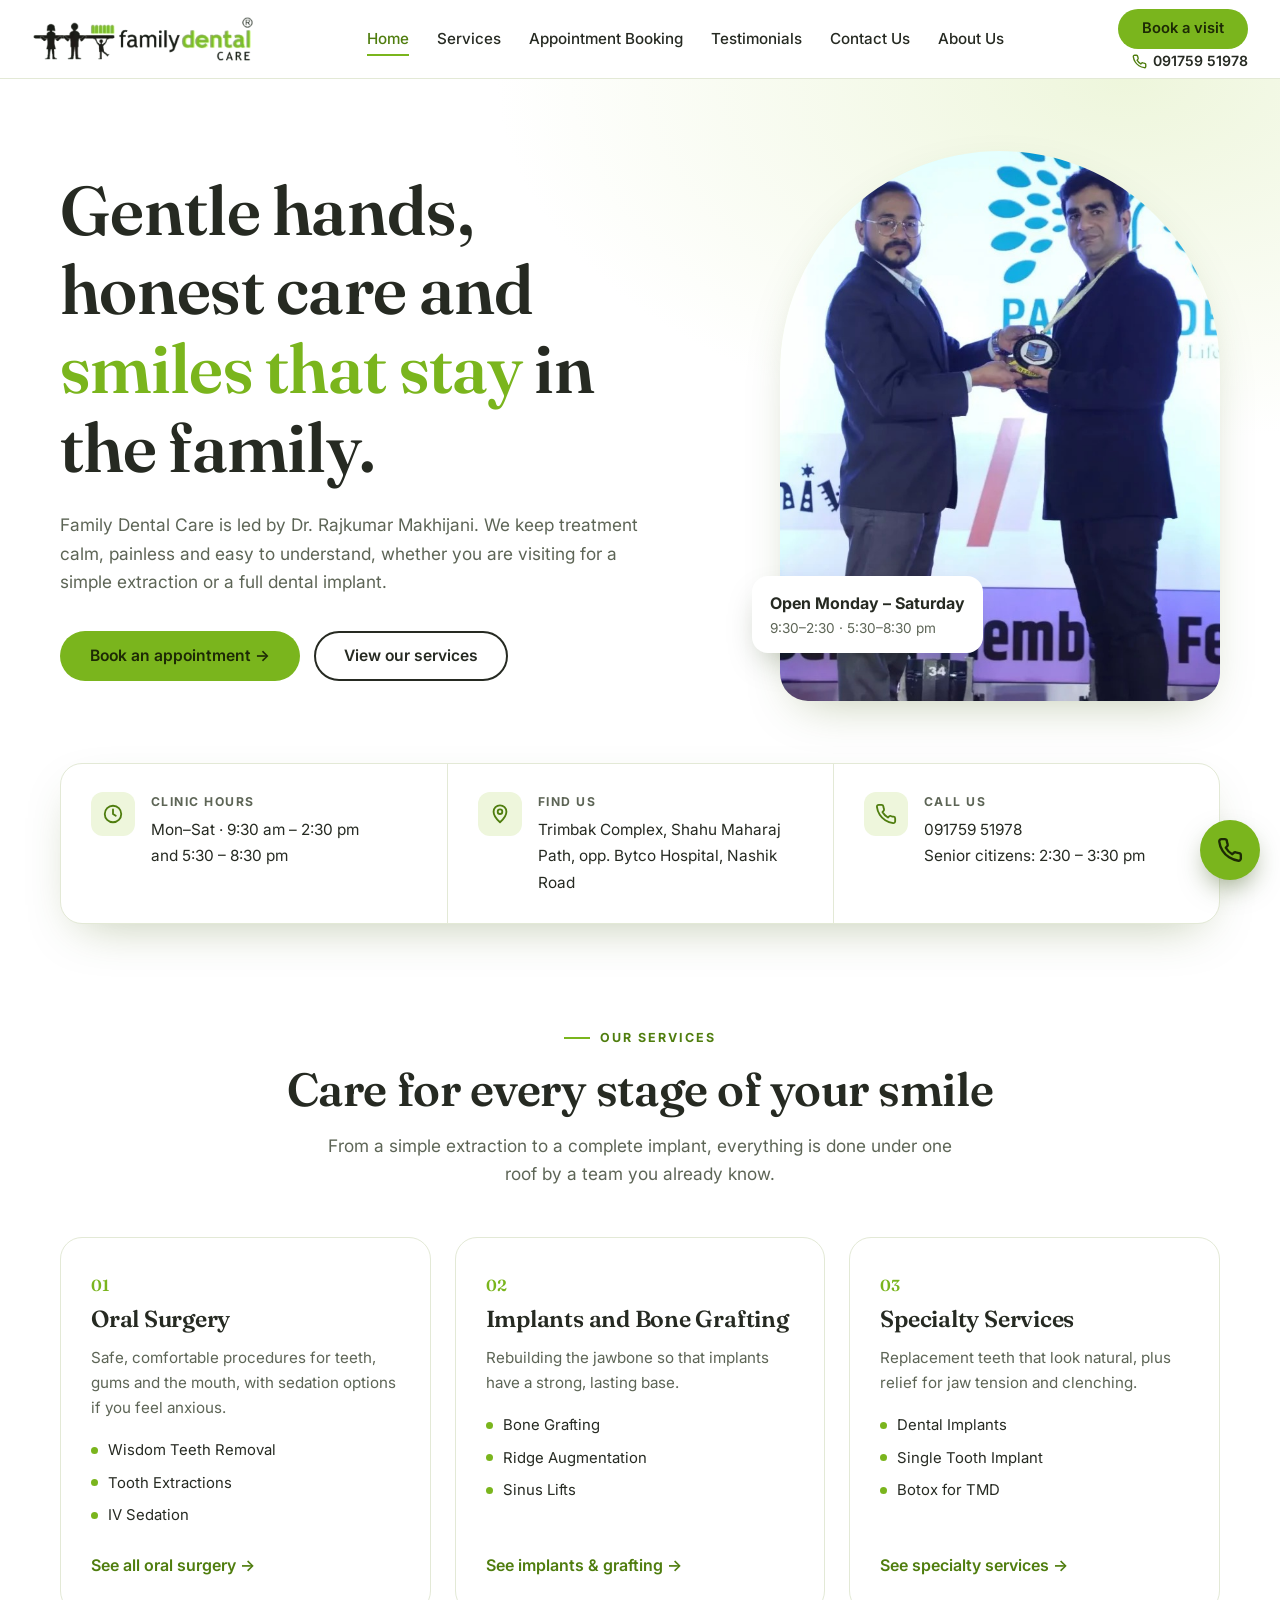
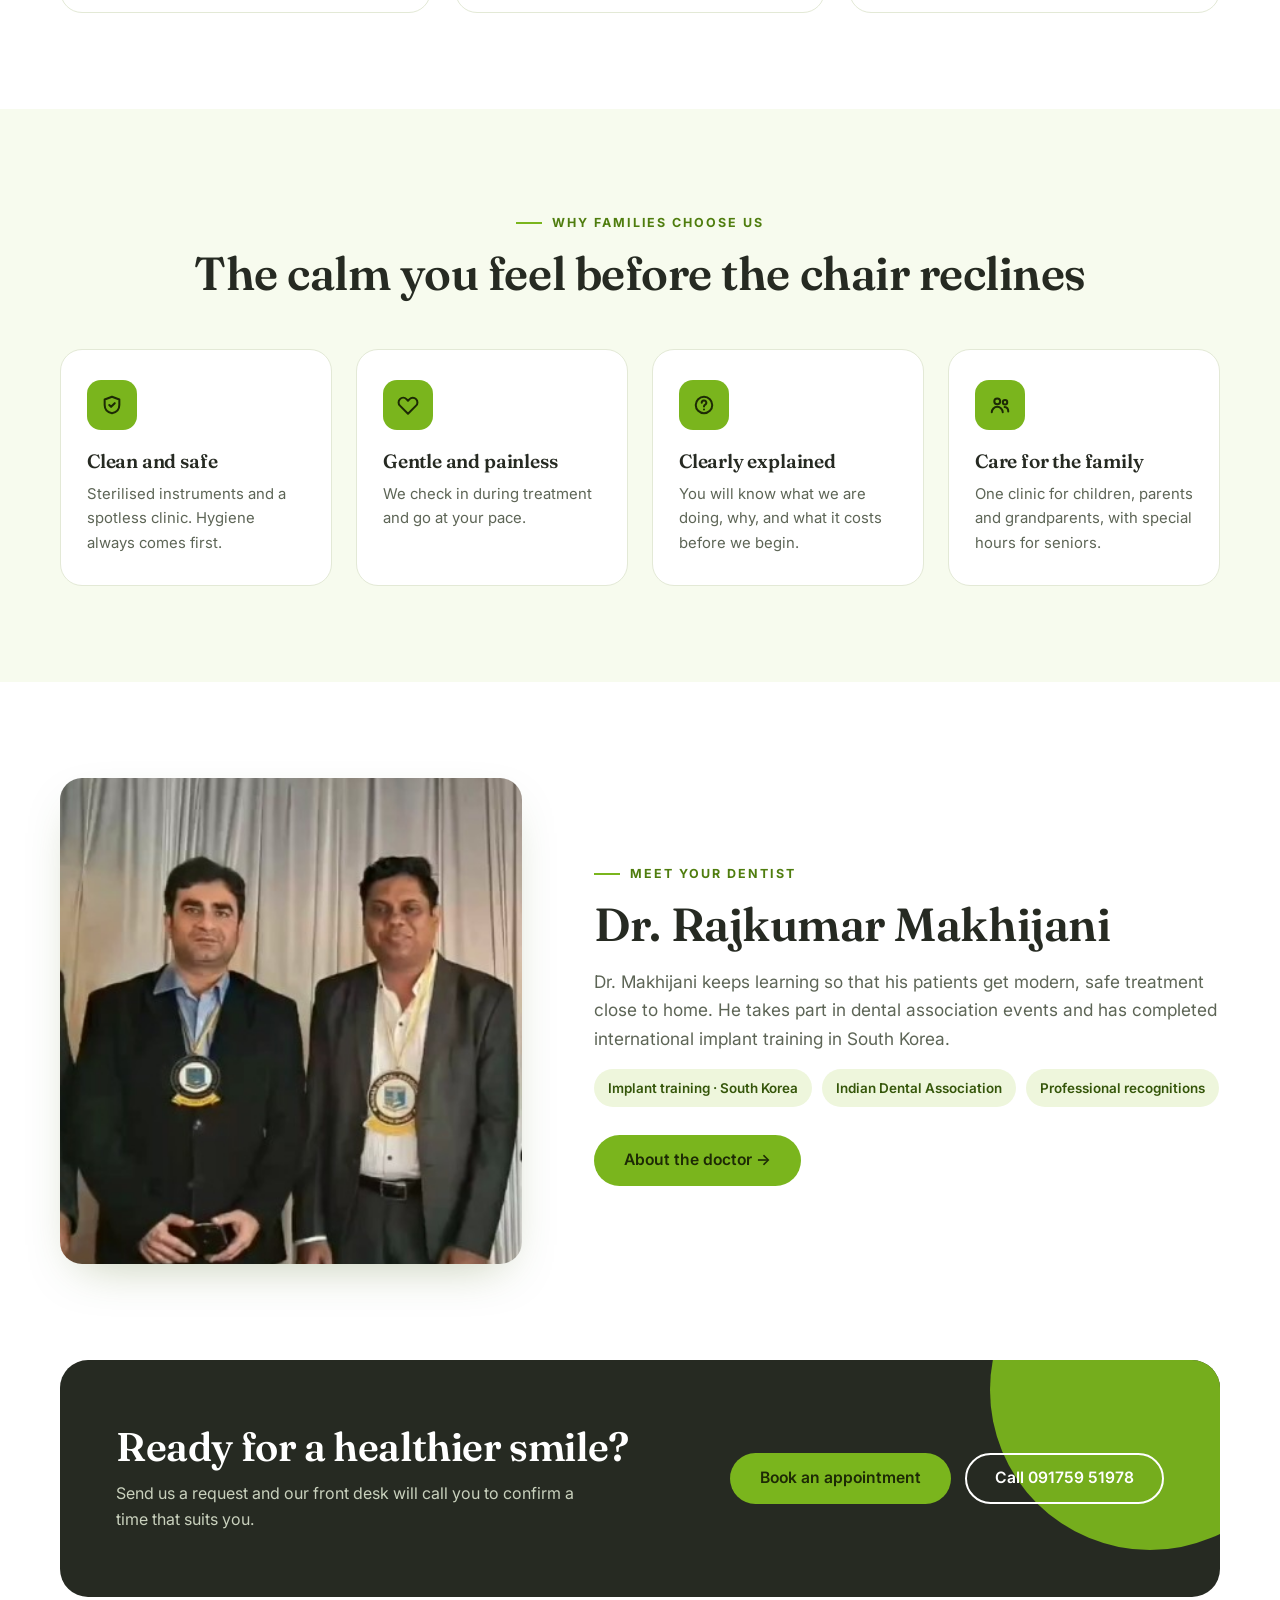
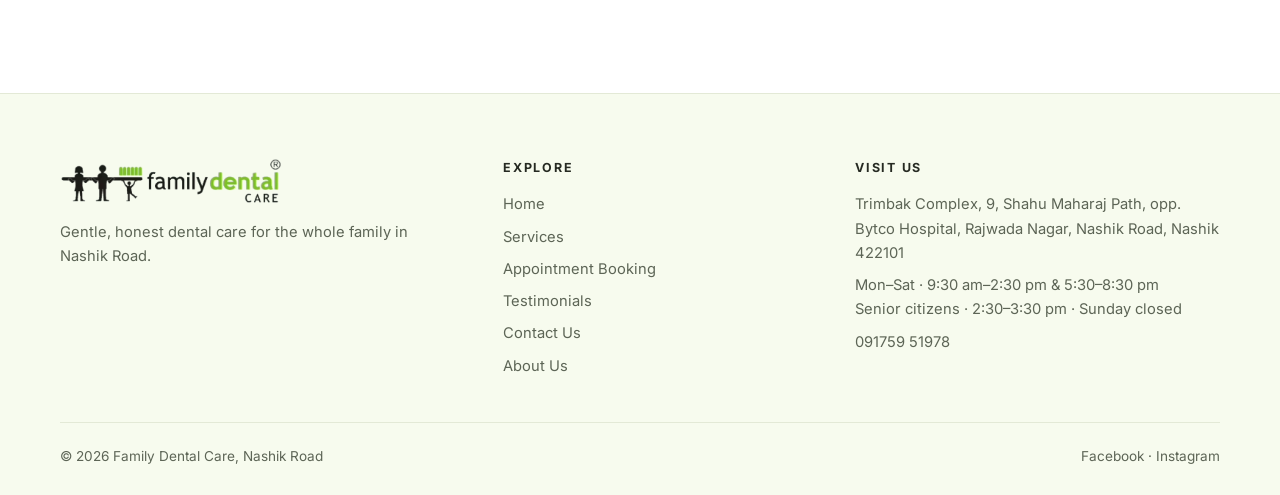
<file: index.html>
<!doctype html>
<html lang="en">
<head>
<meta charset="utf-8">
<meta name="viewport" content="width=device-width, initial-scale=1">
<title>Family Dental Care · Dr. Rajkumar Makhijani · Nashik Road</title>
<meta name="description" content="Family Dental Care, Nashik Road — gentle, painless dental care by Dr. Rajkumar Makhijani. Implants, oral surgery, bone grafting and more.">
<link rel="icon" href="images/logo.png">
<link rel="preconnect" href="https://fonts.googleapis.com">
<link rel="preconnect" href="https://fonts.gstatic.com" crossorigin>
<link href="https://fonts.googleapis.com/css2?family=Fraunces:opsz,wght@9..144,500;9..144,600&family=Inter:wght@400;500;600;700&display=swap" rel="stylesheet">
<link rel="stylesheet" href="css/style.css?v=4">
<link rel="stylesheet" href="css/home.css?v=4">
</head>
<body>

<header class="site-header">
  <div class="wrap nav">
    <a href="index.html" class="brand" aria-label="Family Dental Care — home"><img src="images/logo.png" alt="Family Dental Care"></a>
    <nav class="site-nav" id="menu" aria-label="Main">
      <ul>
        <li><a href="index.html" aria-current="page">Home</a></li>
        <li><a href="services.html">Services</a></li>
        <li><a href="appointment.html">Appointment Booking</a></li>
        <li><a href="testimonials.html">Testimonials</a></li>
        <li><a href="contact.html">Contact Us</a></li>
        <li><a href="about.html">About Us</a></li>
      </ul>
    </nav>
    <div class="nav-cta">
      <a class="btn btn-primary" href="appointment.html">Book a visit</a>
      <a class="nav-phone" href="tel:+919175951978"><svg width="18" height="18" viewBox="0 0 24 24" fill="none" stroke="currentColor" stroke-width="2.2" stroke-linecap="round" stroke-linejoin="round" aria-hidden="true"><path d="M22 16.9v3a2 2 0 0 1-2.2 2 19.8 19.8 0 0 1-8.6-3.1 19.5 19.5 0 0 1-6-6A19.8 19.8 0 0 1 2.1 4.2 2 2 0 0 1 4.1 2h3a2 2 0 0 1 2 1.7c.1 1 .4 1.9.7 2.8a2 2 0 0 1-.5 2.1L8.1 9.9a16 16 0 0 0 6 6l1.3-1.3a2 2 0 0 1 2.1-.4c.9.3 1.8.6 2.8.7a2 2 0 0 1 1.7 2z"/></svg>091759 51978</a>
      <button class="burger" id="burger" aria-label="Menu" aria-expanded="false"><span></span><span></span><span></span></button>
    </div>
  </div>
</header>

<main>
  <!-- HERO -->
  <section class="hero">
    <div class="wrap hero-grid">
      <div>
        <h1>Gentle hands, honest care and <em>smiles that stay</em> in the family.</h1>
        <p class="lead">Family Dental Care is led by Dr. Rajkumar Makhijani. We keep treatment calm, painless and easy to understand, whether you are visiting for a simple extraction or a full dental implant.</p>
        <div class="btn-row">
          <a class="btn btn-primary" href="appointment.html">Book an appointment →</a>
          <a class="btn btn-ghost" href="services.html">View our services</a>
        </div>
      </div>
      <div class="hero-photo">
        <div class="frame"><img src="images/doctor-award.jpg" alt="Receiving a professional recognition at a dental event"></div>
        <div class="chip"><b>Open Monday – Saturday</b>9:30–2:30 · 5:30–8:30 pm</div>
      </div>
    </div>
  </section>

  <!-- INFO STRIP -->
  <section class="strip">
    <div class="wrap">
      <div class="strip-grid">
        <div class="strip-item">
          <div class="ic"><svg viewBox="0 0 24 24" fill="none" stroke="currentColor" stroke-width="2" stroke-linecap="round" stroke-linejoin="round" aria-hidden="true"><circle cx="12" cy="12" r="9"/><path d="M12 7v5l3 2"/></svg></div>
          <div><b>Clinic hours</b><span>Mon–Sat · 9:30 am – 2:30 pm<br>and 5:30 – 8:30 pm</span></div>
        </div>
        <div class="strip-item">
          <div class="ic"><svg viewBox="0 0 24 24" fill="none" stroke="currentColor" stroke-width="2" stroke-linecap="round" stroke-linejoin="round" aria-hidden="true"><path d="M12 21s7-6.2 7-11.5A7 7 0 0 0 5 9.5C5 14.8 12 21 12 21z"/><circle cx="12" cy="9.5" r="2.5"/></svg></div>
          <div><b>Find us</b><span>Trimbak Complex, Shahu Maharaj Path, opp. Bytco Hospital, Nashik Road</span></div>
        </div>
        <div class="strip-item">
          <div class="ic"><svg viewBox="0 0 24 24" fill="none" stroke="currentColor" stroke-width="2" stroke-linecap="round" stroke-linejoin="round" aria-hidden="true"><path d="M22 16.9v3a2 2 0 0 1-2.2 2 19.8 19.8 0 0 1-8.6-3.1 19.5 19.5 0 0 1-6-6A19.8 19.8 0 0 1 2.1 4.2 2 2 0 0 1 4.1 2h3a2 2 0 0 1 2 1.7c.1 1 .4 1.9.7 2.8a2 2 0 0 1-.5 2.1L8.1 9.9a16 16 0 0 0 6 6l1.3-1.3a2 2 0 0 1 2.1-.4c.9.3 1.8.6 2.8.7a2 2 0 0 1 1.7 2z"/></svg></div>
          <div><b>Call us</b><span><a href="tel:+919175951978">091759 51978</a><br>Senior citizens: 2:30 – 3:30 pm</span></div>
        </div>
      </div>
    </div>
  </section>

  <!-- SERVICES -->
  <section id="services">
    <div class="wrap">
      <div class="sec-head center reveal">
        <span class="eyebrow">Our services</span>
        <h2>Care for every stage of your smile</h2>
        <p class="lead">From a simple extraction to a complete implant, everything is done under one roof by a team you already know.</p>
      </div>
      <div class="cat-grid">
        <article class="cat reveal">
          <span class="num">01</span>
          <h3>Oral Surgery</h3>
          <p>Safe, comfortable procedures for teeth, gums and the mouth, with sedation options if you feel anxious.</p>
          <ul>
            <li>Wisdom Teeth Removal</li>
            <li>Tooth Extractions</li>
            <li>IV Sedation</li>
          </ul>
          <a href="services.html#oral-surgery">See all oral surgery →</a>
        </article>
        <article class="cat reveal">
          <span class="num">02</span>
          <h3>Implants and Bone Grafting</h3>
          <p>Rebuilding the jawbone so that implants have a strong, lasting base.</p>
          <ul>
            <li>Bone Grafting</li>
            <li>Ridge Augmentation</li>
            <li>Sinus Lifts</li>
          </ul>
          <a href="services.html#implants-bone">See implants &amp; grafting →</a>
        </article>
        <article class="cat reveal">
          <span class="num">03</span>
          <h3>Specialty Services</h3>
          <p>Replacement teeth that look natural, plus relief for jaw tension and clenching.</p>
          <ul>
            <li>Dental Implants</li>
            <li>Single Tooth Implant</li>
            <li>Botox for TMD</li>
          </ul>
          <a href="services.html#specialty">See specialty services →</a>
        </article>
      </div>
    </div>
  </section>

  <!-- PROMISE -->
  <section class="promise">
    <div class="wrap">
      <div class="sec-head center reveal">
        <span class="eyebrow">Why families choose us</span>
        <h2>The calm you feel before the chair reclines</h2>
      </div>
      <div class="p-grid">
        <div class="p-card reveal">
          <div class="ic"><svg viewBox="0 0 24 24" fill="none" stroke="currentColor" stroke-width="2.2" stroke-linecap="round" stroke-linejoin="round" aria-hidden="true"><path d="M12 3l8 3v6c0 4.5-3.2 8-8 9-4.8-1-8-4.5-8-9V6l8-3z"/><path d="M9 12l2 2 4-4"/></svg></div>
          <h3>Clean and safe</h3>
          <p>Sterilised instruments and a spotless clinic. Hygiene always comes first.</p>
        </div>
        <div class="p-card reveal">
          <div class="ic"><svg viewBox="0 0 24 24" fill="none" stroke="currentColor" stroke-width="2.2" stroke-linecap="round" stroke-linejoin="round" aria-hidden="true"><path d="M20.8 5.6a5 5 0 0 0-7.1 0L12 7.3l-1.7-1.7a5 5 0 0 0-7.1 7.1L12 21.5l8.8-8.8a5 5 0 0 0 0-7.1z"/></svg></div>
          <h3>Gentle and painless</h3>
          <p>We check in during treatment and go at your pace.</p>
        </div>
        <div class="p-card reveal">
          <div class="ic"><svg viewBox="0 0 24 24" fill="none" stroke="currentColor" stroke-width="2.2" stroke-linecap="round" stroke-linejoin="round" aria-hidden="true"><circle cx="12" cy="12" r="9"/><path d="M9.5 9.5a2.5 2.5 0 1 1 3.5 2.3c-.7.4-1 .9-1 1.7"/><path d="M12 17h.01"/></svg></div>
          <h3>Clearly explained</h3>
          <p>You will know what we are doing, why, and what it costs before we begin.</p>
        </div>
        <div class="p-card reveal">
          <div class="ic"><svg viewBox="0 0 24 24" fill="none" stroke="currentColor" stroke-width="2.2" stroke-linecap="round" stroke-linejoin="round" aria-hidden="true"><circle cx="9" cy="8" r="3.2"/><path d="M3 20c0-3.3 2.7-6 6-6s6 2.7 6 6"/><circle cx="17.5" cy="9" r="2.4"/><path d="M17 14.2c2.4.2 4 2 4 4.8"/></svg></div>
          <h3>Care for the family</h3>
          <p>One clinic for children, parents and grandparents, with special hours for seniors.</p>
        </div>
      </div>
    </div>
  </section>

  <!-- DOCTOR -->
  <section>
    <div class="wrap doc-grid">
      <div class="doc-photo reveal"><img src="images/doctor-ida.jpg" alt="Doctors at a dental association event" style="object-position:30% 25%"></div>
      <div class="reveal">
        <span class="eyebrow">Meet your dentist</span>
        <h2>Dr. Rajkumar Makhijani</h2>
        <p class="lead">Dr. Makhijani keeps learning so that his patients get modern, safe treatment close to home. He takes part in dental association events and has completed international implant training in South Korea.</p>
        <div class="ach">
          <span>Implant training · South Korea</span>
          <span>Indian Dental Association</span>
          <span>Professional recognitions</span>
        </div>
        <div class="btn-row">
          <a class="btn btn-primary" href="about.html">About the doctor →</a>
        </div>
      </div>
    </div>
  </section>

  <!-- CTA -->
  <section class="cta">
    <div class="wrap">
      <div class="cta-box">
        <div>
          <h2>Ready for a healthier smile?</h2>
          <p>Send us a request and our front desk will call you to confirm a time that suits you.</p>
        </div>
        <div class="btn-row">
          <a class="btn btn-primary" href="appointment.html">Book an appointment</a>
          <a class="btn btn-ghost" href="tel:+919175951978">Call 091759 51978</a>
        </div>
      </div>
    </div>
  </section>
</main>

<footer class="site-footer">
  <div class="wrap">
    <div class="foot-grid">
      <div>
        <img src="images/logo.png" alt="Family Dental Care">
        <p>Gentle, honest dental care for the whole family in Nashik Road.</p>
      </div>
      <div>
        <h4>Explore</h4>
        <ul>
          <li><a href="index.html">Home</a></li>
          <li><a href="services.html">Services</a></li>
          <li><a href="appointment.html">Appointment Booking</a></li>
          <li><a href="testimonials.html">Testimonials</a></li>
          <li><a href="contact.html">Contact Us</a></li>
          <li><a href="about.html">About Us</a></li>
        </ul>
      </div>
      <div>
        <h4>Visit us</h4>
        <ul>
          <li>Trimbak Complex, 9, Shahu Maharaj Path, opp. Bytco Hospital, Rajwada Nagar, Nashik Road, Nashik 422101</li>
          <li>Mon–Sat · 9:30 am–2:30 pm &amp; 5:30–8:30 pm<br>Senior citizens · 2:30–3:30 pm · Sunday closed</li>
          <li><a href="tel:+919175951978">091759 51978</a></li>
        </ul>
      </div>
    </div>
    <div class="foot-bottom">
      <span>© <span id="yr">2026</span> Family Dental Care, Nashik Road</span>
      <span><a href="https://www.facebook.com/fdcnashik/" target="_blank" rel="noopener">Facebook</a> · <a href="https://www.instagram.com/drrajkumarmakhijani" target="_blank" rel="noopener">Instagram</a></span>
    </div>
  </div>
</footer>

<a class="float-call" href="tel:+919175951978" aria-label="Call Family Dental Care on 091759 51978"><svg viewBox="0 0 24 24" width="26" height="26" fill="none" stroke="currentColor" stroke-width="2.2" stroke-linecap="round" stroke-linejoin="round" aria-hidden="true"><path d="M22 16.9v3a2 2 0 0 1-2.2 2 19.8 19.8 0 0 1-8.6-3.1 19.5 19.5 0 0 1-6-6A19.8 19.8 0 0 1 2.1 4.2 2 2 0 0 1 4.1 2h3a2 2 0 0 1 2 1.7c.1 1 .4 1.9.7 2.8a2 2 0 0 1-.5 2.1L8.1 9.9a16 16 0 0 0 6 6l1.3-1.3a2 2 0 0 1 2.1-.4c.9.3 1.8.6 2.8.7a2 2 0 0 1 1.7 2z"/></svg></a>
<script src="js/main.js?v=4"></script>
</body>
</html>
</file>
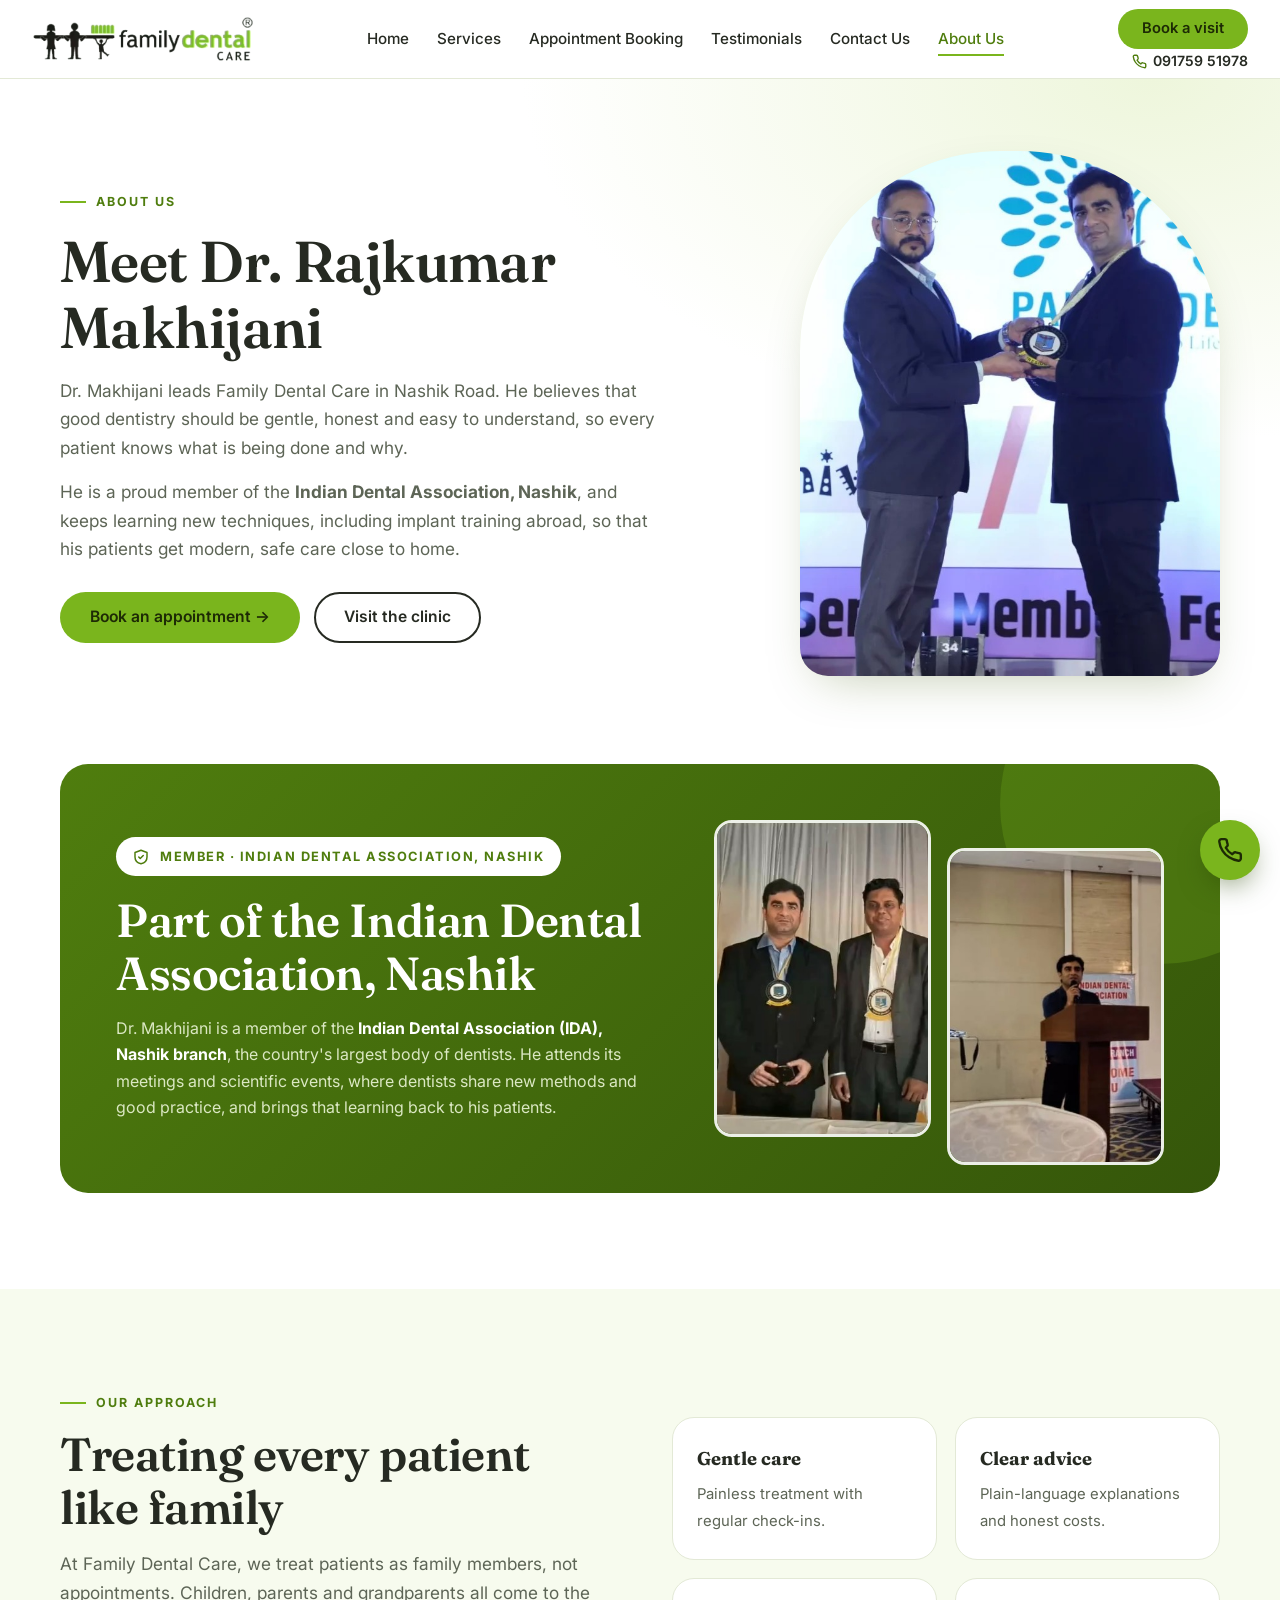
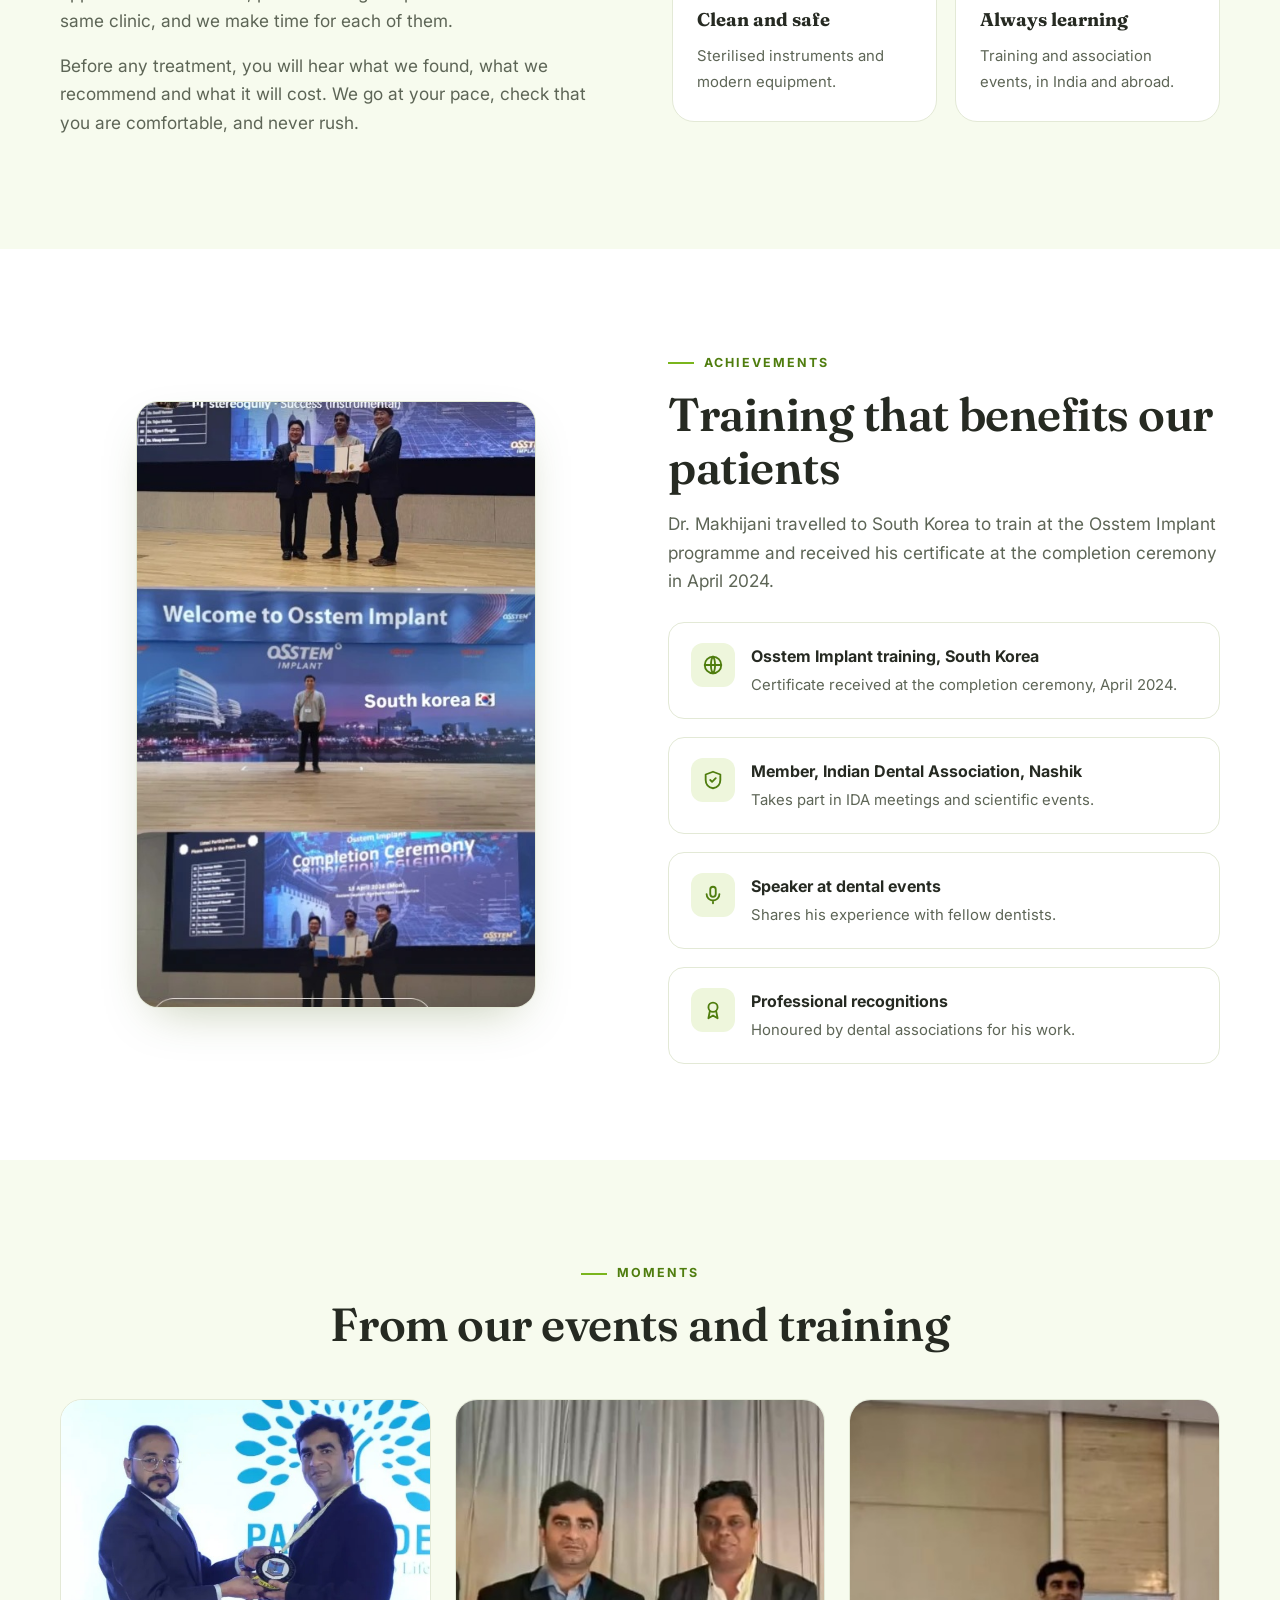
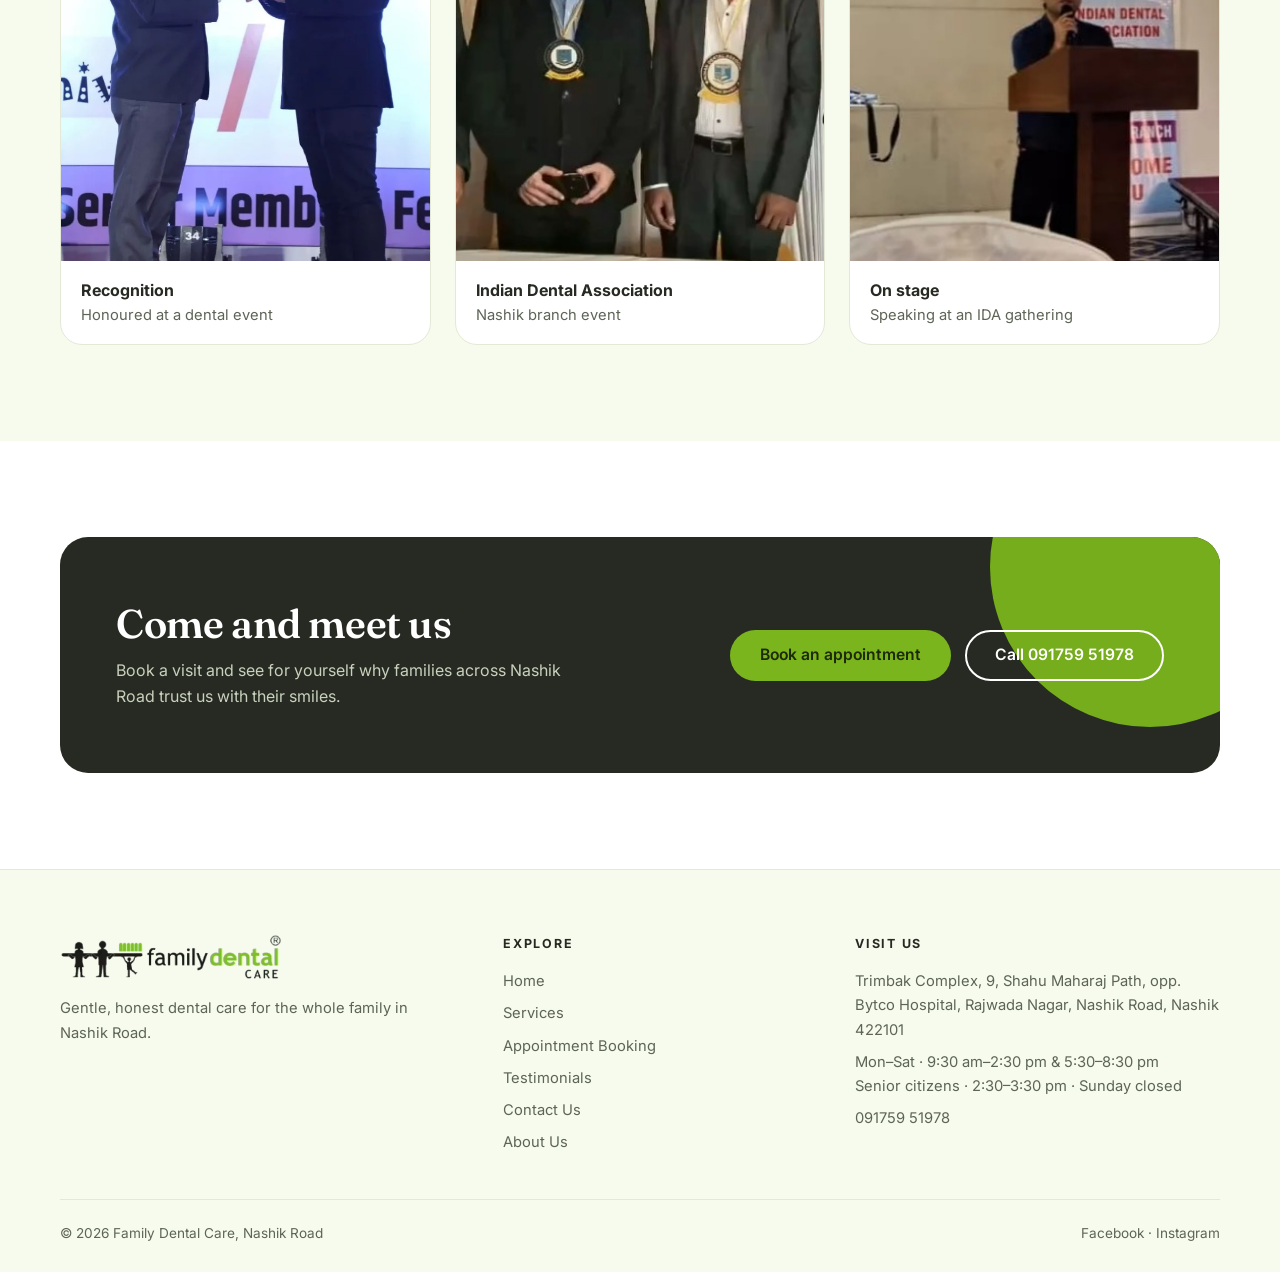
<file: about.html>
<!doctype html>
<html lang="en">
<head>
<meta charset="utf-8">
<meta name="viewport" content="width=device-width, initial-scale=1">
<title>About Us · Dr. Rajkumar Makhijani · Family Dental Care, Nashik Road</title>
<meta name="description" content="Meet Dr. Rajkumar Makhijani of Family Dental Care, Nashik Road, a member of the Indian Dental Association, Nashik, with international implant training in South Korea.">
<link rel="icon" href="images/logo.png">
<link rel="preconnect" href="https://fonts.googleapis.com">
<link rel="preconnect" href="https://fonts.gstatic.com" crossorigin>
<link href="https://fonts.googleapis.com/css2?family=Fraunces:opsz,wght@9..144,500;9..144,600&family=Inter:wght@400;500;600;700&display=swap" rel="stylesheet">
<link rel="stylesheet" href="css/style.css?v=4">
<link rel="stylesheet" href="css/home.css?v=4">
<link rel="stylesheet" href="css/about.css?v=4">
</head>
<body>

<header class="site-header">
  <div class="wrap nav">
    <a href="index.html" class="brand" aria-label="Family Dental Care — home"><img src="images/logo.png" alt="Family Dental Care"></a>
    <nav class="site-nav" id="menu" aria-label="Main">
      <ul>
        <li><a href="index.html">Home</a></li>
        <li><a href="services.html">Services</a></li>
        <li><a href="appointment.html">Appointment Booking</a></li>
        <li><a href="testimonials.html">Testimonials</a></li>
        <li><a href="contact.html">Contact Us</a></li>
        <li><a href="about.html" aria-current="page">About Us</a></li>
      </ul>
    </nav>
    <div class="nav-cta">
      <a class="btn btn-primary" href="appointment.html">Book a visit</a>
      <a class="nav-phone" href="tel:+919175951978"><svg width="18" height="18" viewBox="0 0 24 24" fill="none" stroke="currentColor" stroke-width="2.2" stroke-linecap="round" stroke-linejoin="round" aria-hidden="true"><path d="M22 16.9v3a2 2 0 0 1-2.2 2 19.8 19.8 0 0 1-8.6-3.1 19.5 19.5 0 0 1-6-6A19.8 19.8 0 0 1 2.1 4.2 2 2 0 0 1 4.1 2h3a2 2 0 0 1 2 1.7c.1 1 .4 1.9.7 2.8a2 2 0 0 1-.5 2.1L8.1 9.9a16 16 0 0 0 6 6l1.3-1.3a2 2 0 0 1 2.1-.4c.9.3 1.8.6 2.8.7a2 2 0 0 1 1.7 2z"/></svg>091759 51978</a>
      <button class="burger" id="burger" aria-label="Menu" aria-expanded="false"><span></span><span></span><span></span></button>
    </div>
  </div>
</header>

<main>
  <!-- HERO -->
  <section class="a-hero">
    <div class="wrap a-grid">
      <div>
        <span class="eyebrow">About us</span>
        <h1>Meet Dr. Rajkumar Makhijani</h1>
        <p class="lead">Dr. Makhijani leads Family Dental Care in Nashik Road. He believes that good dentistry should be gentle, honest and easy to understand, so every patient knows what is being done and why.</p>
        <p class="lead">He is a proud member of the <strong>Indian Dental Association, Nashik</strong>, and keeps learning new techniques, including implant training abroad, so that his patients get modern, safe care close to home.</p>
        <div class="btn-row" style="margin-top:28px">
          <a class="btn btn-primary" href="appointment.html">Book an appointment →</a>
          <a class="btn btn-ghost" href="contact.html">Visit the clinic</a>
        </div>
      </div>
      <div class="a-photo"><img src="images/doctor-award.jpg" alt="Receiving a professional recognition at a dental event"></div>
    </div>
  </section>

  <!-- IDA -->
  <section class="ida">
    <div class="wrap">
      <div class="ida-box reveal">
        <div>
          <span class="badge"><svg viewBox="0 0 24 24" fill="none" stroke="currentColor" stroke-width="2" stroke-linecap="round" stroke-linejoin="round" aria-hidden="true"><path d="M12 3l8 3v6c0 4.5-3.2 8-8 9-4.8-1-8-4.5-8-9V6l8-3z"/><path d="M9 12l2 2 4-4"/></svg> Member · Indian Dental Association, Nashik</span>
          <h2>Part of the Indian Dental Association, Nashik</h2>
          <p>Dr. Makhijani is a member of the <strong>Indian Dental Association (IDA), Nashik branch</strong>, the country's largest body of dentists. He attends its meetings and scientific events, where dentists share new methods and good practice, and brings that learning back to his patients.</p>
        </div>
        <div class="ida-photos">
          <img src="images/doctor-ida.jpg" alt="Doctors wearing Indian Dental Association medals at an event" style="object-position:30% 25%">
          <img src="images/doctor-speaker.jpg" alt="Speaking at an Indian Dental Association event" style="object-position:50% 25%">
        </div>
      </div>
    </div>
  </section>

  <!-- STORY -->
  <section class="alt-bg">
    <div class="wrap story">
      <div class="reveal">
        <span class="eyebrow">Our approach</span>
        <h2>Treating every patient like family</h2>
        <p class="lead">At Family Dental Care, we treat patients as family members, not appointments. Children, parents and grandparents all come to the same clinic, and we make time for each of them.</p>
        <p class="lead">Before any treatment, you will hear what we found, what we recommend and what it will cost. We go at your pace, check that you are comfortable, and never rush.</p>
      </div>
      <div class="vals">
        <div class="val reveal"><b>Gentle care</b><span>Painless treatment with regular check-ins.</span></div>
        <div class="val reveal"><b>Clear advice</b><span>Plain-language explanations and honest costs.</span></div>
        <div class="val reveal"><b>Clean and safe</b><span>Sterilised instruments and modern equipment.</span></div>
        <div class="val reveal"><b>Always learning</b><span>Training and association events, in India and abroad.</span></div>
      </div>
    </div>
  </section>

  <!-- ACHIEVEMENTS -->
  <section>
    <div class="wrap ach-grid">
      <div class="ach-photo reveal"><img src="images/osstem-korea.jpg" alt="Osstem Implant training programme, South Korea, with the completion ceremony" loading="lazy"></div>
      <div class="reveal">
        <span class="eyebrow">Achievements</span>
        <h2>Training that benefits our patients</h2>
        <p class="lead">Dr. Makhijani travelled to South Korea to train at the Osstem Implant programme and received his certificate at the completion ceremony in April 2024.</p>
        <div class="timeline">
          <div class="tl"><div class="ic"><svg viewBox="0 0 24 24" fill="none" stroke="currentColor" stroke-width="2" stroke-linecap="round" stroke-linejoin="round" aria-hidden="true"><circle cx="12" cy="12" r="9"/><path d="M3 12h18M12 3c3 3.5 3 14.5 0 18M12 3c-3 3.5-3 14.5 0 18"/></svg></div><div><b>Osstem Implant training, South Korea</b><span>Certificate received at the completion ceremony, April 2024.</span></div></div>
          <div class="tl"><div class="ic"><svg viewBox="0 0 24 24" fill="none" stroke="currentColor" stroke-width="2" stroke-linecap="round" stroke-linejoin="round" aria-hidden="true"><path d="M12 3l8 3v6c0 4.5-3.2 8-8 9-4.8-1-8-4.5-8-9V6l8-3z"/><path d="M9 12l2 2 4-4"/></svg></div><div><b>Member, Indian Dental Association, Nashik</b><span>Takes part in IDA meetings and scientific events.</span></div></div>
          <div class="tl"><div class="ic"><svg viewBox="0 0 24 24" fill="none" stroke="currentColor" stroke-width="2" stroke-linecap="round" stroke-linejoin="round" aria-hidden="true"><rect x="9" y="3" width="6" height="11" rx="3"/><path d="M5 11a7 7 0 0 0 14 0M12 18v3"/></svg></div><div><b>Speaker at dental events</b><span>Shares his experience with fellow dentists.</span></div></div>
          <div class="tl"><div class="ic"><svg viewBox="0 0 24 24" fill="none" stroke="currentColor" stroke-width="2" stroke-linecap="round" stroke-linejoin="round" aria-hidden="true"><circle cx="12" cy="9" r="5"/><path d="M8.5 13.5L7 21l5-3 5 3-1.5-7.5"/></svg></div><div><b>Professional recognitions</b><span>Honoured by dental associations for his work.</span></div></div>
        </div>
      </div>
    </div>
  </section>

  <!-- GALLERY -->
  <section class="alt-bg">
    <div class="wrap">
      <div class="sec-head center reveal">
        <span class="eyebrow">Moments</span>
        <h2>From our events and training</h2>
      </div>
      <div class="gal">
        <figure class="reveal"><img src="images/doctor-award.jpg" alt="Receiving a recognition on stage" style="object-position:50% 20%" loading="lazy"><figcaption><b>Recognition</b>Honoured at a dental event</figcaption></figure>
        <figure class="reveal"><img src="images/doctor-ida.jpg" alt="Indian Dental Association event" style="object-position:30% 25%" loading="lazy"><figcaption><b>Indian Dental Association</b>Nashik branch event</figcaption></figure>
        <figure class="reveal"><img src="images/doctor-speaker.jpg" alt="Speaking at a dental association event" style="object-position:50% 25%" loading="lazy"><figcaption><b>On stage</b>Speaking at an IDA gathering</figcaption></figure>
      </div>
    </div>
  </section>

  <section class="cta" style="padding-top:96px">
    <div class="wrap">
      <div class="cta-box">
        <div>
          <h2>Come and meet us</h2>
          <p>Book a visit and see for yourself why families across Nashik Road trust us with their smiles.</p>
        </div>
        <div class="btn-row">
          <a class="btn btn-primary" href="appointment.html">Book an appointment</a>
          <a class="btn btn-ghost" href="tel:+919175951978">Call 091759 51978</a>
        </div>
      </div>
    </div>
  </section>
</main>

<footer class="site-footer">
  <div class="wrap">
    <div class="foot-grid">
      <div>
        <img src="images/logo.png" alt="Family Dental Care">
        <p>Gentle, honest dental care for the whole family in Nashik Road.</p>
      </div>
      <div>
        <h4>Explore</h4>
        <ul>
          <li><a href="index.html">Home</a></li>
          <li><a href="services.html">Services</a></li>
          <li><a href="appointment.html">Appointment Booking</a></li>
          <li><a href="testimonials.html">Testimonials</a></li>
          <li><a href="contact.html">Contact Us</a></li>
          <li><a href="about.html">About Us</a></li>
        </ul>
      </div>
      <div>
        <h4>Visit us</h4>
        <ul>
          <li>Trimbak Complex, 9, Shahu Maharaj Path, opp. Bytco Hospital, Rajwada Nagar, Nashik Road, Nashik 422101</li>
          <li>Mon–Sat · 9:30 am–2:30 pm &amp; 5:30–8:30 pm<br>Senior citizens · 2:30–3:30 pm · Sunday closed</li>
          <li><a href="tel:+919175951978">091759 51978</a></li>
        </ul>
      </div>
    </div>
    <div class="foot-bottom">
      <span>© <span id="yr">2026</span> Family Dental Care, Nashik Road</span>
      <span><a href="https://www.facebook.com/fdcnashik/" target="_blank" rel="noopener">Facebook</a> · <a href="https://www.instagram.com/drrajkumarmakhijani" target="_blank" rel="noopener">Instagram</a></span>
    </div>
  </div>
</footer>

<a class="float-call" href="tel:+919175951978" aria-label="Call Family Dental Care on 091759 51978"><svg viewBox="0 0 24 24" width="26" height="26" fill="none" stroke="currentColor" stroke-width="2.2" stroke-linecap="round" stroke-linejoin="round" aria-hidden="true"><path d="M22 16.9v3a2 2 0 0 1-2.2 2 19.8 19.8 0 0 1-8.6-3.1 19.5 19.5 0 0 1-6-6A19.8 19.8 0 0 1 2.1 4.2 2 2 0 0 1 4.1 2h3a2 2 0 0 1 2 1.7c.1 1 .4 1.9.7 2.8a2 2 0 0 1-.5 2.1L8.1 9.9a16 16 0 0 0 6 6l1.3-1.3a2 2 0 0 1 2.1-.4c.9.3 1.8.6 2.8.7a2 2 0 0 1 1.7 2z"/></svg></a>
<script src="js/main.js?v=4"></script>
</body>
</html>
</file>
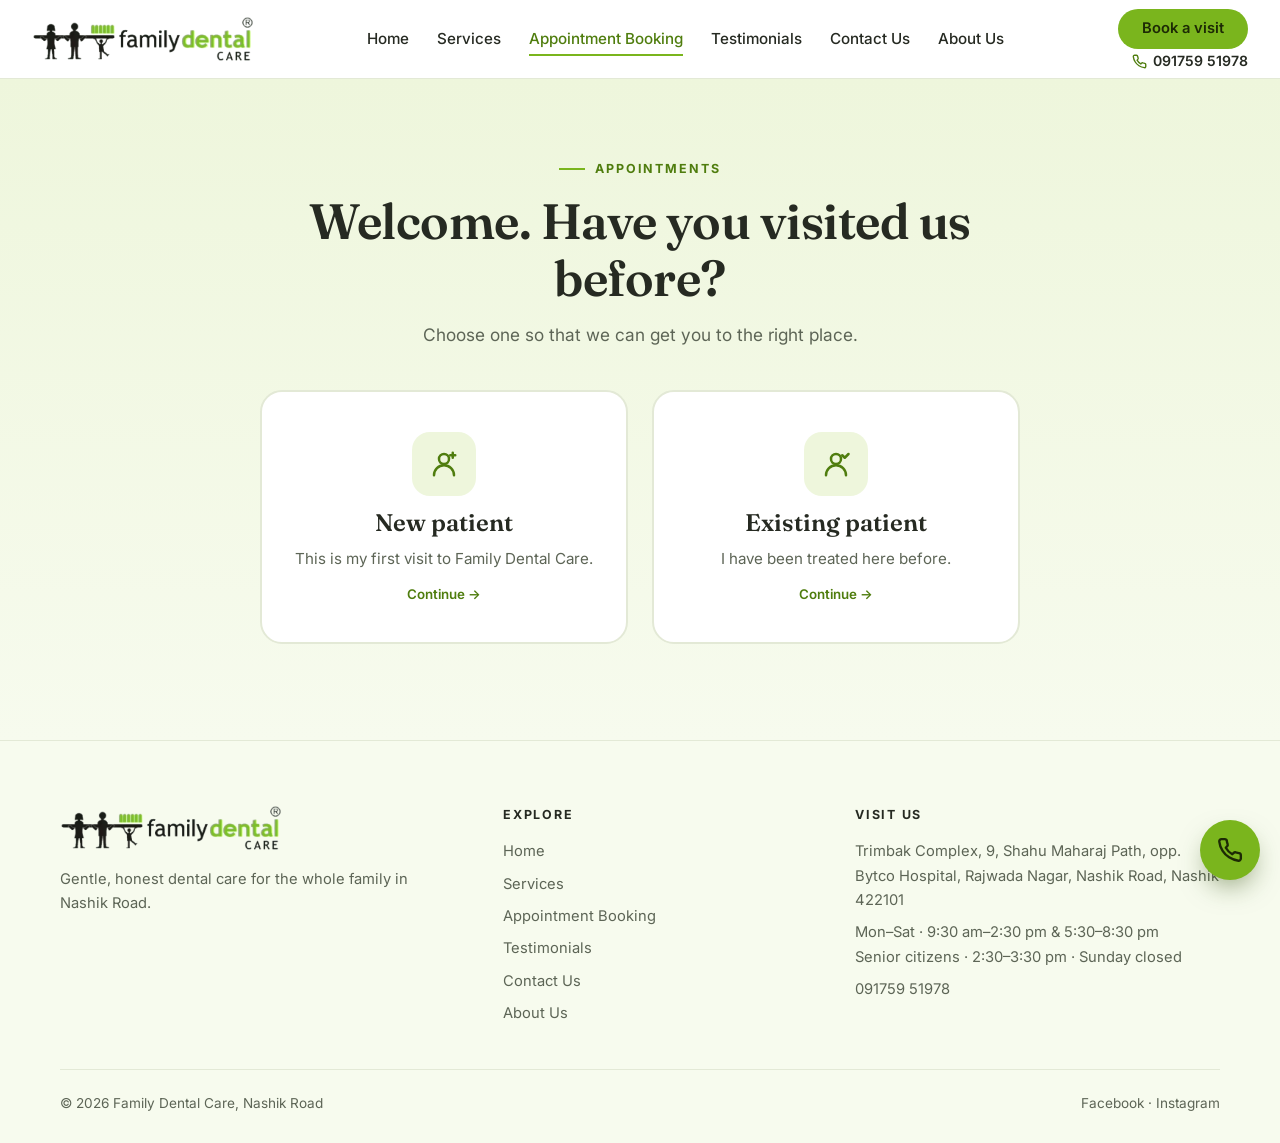
<file: appointment.html>
<!doctype html>
<html lang="en">
<head>
<meta charset="utf-8">
<meta name="viewport" content="width=device-width, initial-scale=1">
<title>Book an Appointment · Family Dental Care · Nashik Road</title>
<meta name="description" content="Request an appointment at Family Dental Care, Nashik Road. Open Monday to Saturday, mornings and evenings.">
<link rel="icon" href="images/logo.png">
<link rel="preconnect" href="https://fonts.googleapis.com">
<link rel="preconnect" href="https://fonts.gstatic.com" crossorigin>
<link href="https://fonts.googleapis.com/css2?family=Fraunces:opsz,wght@9..144,500;9..144,600&family=Inter:wght@400;500;600;700&display=swap" rel="stylesheet">
<link rel="stylesheet" href="css/style.css?v=4">
<link rel="stylesheet" href="css/home.css?v=4">
<link rel="stylesheet" href="css/appointment.css?v=4">
</head>
<body>

<header class="site-header">
  <div class="wrap nav">
    <a href="index.html" class="brand" aria-label="Family Dental Care — home"><img src="images/logo.png" alt="Family Dental Care"></a>
    <nav class="site-nav" id="menu" aria-label="Main">
      <ul>
        <li><a href="index.html">Home</a></li>
        <li><a href="services.html">Services</a></li>
        <li><a href="appointment.html" aria-current="page">Appointment Booking</a></li>
        <li><a href="testimonials.html">Testimonials</a></li>
        <li><a href="contact.html">Contact Us</a></li>
        <li><a href="about.html">About Us</a></li>
      </ul>
    </nav>
    <div class="nav-cta">
      <a class="btn btn-primary" href="appointment.html">Book a visit</a>
      <a class="nav-phone" href="tel:+919175951978"><svg width="18" height="18" viewBox="0 0 24 24" fill="none" stroke="currentColor" stroke-width="2.2" stroke-linecap="round" stroke-linejoin="round" aria-hidden="true"><path d="M22 16.9v3a2 2 0 0 1-2.2 2 19.8 19.8 0 0 1-8.6-3.1 19.5 19.5 0 0 1-6-6A19.8 19.8 0 0 1 2.1 4.2 2 2 0 0 1 4.1 2h3a2 2 0 0 1 2 1.7c.1 1 .4 1.9.7 2.8a2 2 0 0 1-.5 2.1L8.1 9.9a16 16 0 0 0 6 6l1.3-1.3a2 2 0 0 1 2.1-.4c.9.3 1.8.6 2.8.7a2 2 0 0 1 1.7 2z"/></svg>091759 51978</a>
      <button class="burger" id="burger" aria-label="Menu" aria-expanded="false"><span></span><span></span><span></span></button>
    </div>
  </div>
</header>

<main class="appt-page">
  <div class="wrap">

    <!-- STEP 1 -->
    <section class="choose" id="stepChoose" style="padding:0">
      <span class="eyebrow">Appointments</span>
      <h1>Welcome. Have you visited us before?</h1>
      <p class="lead">Choose one so that we can get you to the right place.</p>
      <div class="choose-grid">
        <button type="button" class="choice" data-type="new">
          <div class="ic"><svg viewBox="0 0 24 24" fill="none" stroke="currentColor" stroke-width="2" stroke-linecap="round" stroke-linejoin="round" aria-hidden="true"><circle cx="12" cy="8" r="4"/><path d="M4 21c0-4.4 3.6-8 8-8s8 3.6 8 8"/><path d="M19 3v4M17 5h4"/></svg></div>
          <b>New patient</b>
          <span>This is my first visit to Family Dental Care.</span>
          <em>Continue →</em>
        </button>
        <button type="button" class="choice" data-type="existing">
          <div class="ic"><svg viewBox="0 0 24 24" fill="none" stroke="currentColor" stroke-width="2" stroke-linecap="round" stroke-linejoin="round" aria-hidden="true"><circle cx="12" cy="8" r="4"/><path d="M4 21c0-4.4 3.6-8 8-8s8 3.6 8 8"/><path d="M17 5l2 2 3-3"/></svg></div>
          <b>Existing patient</b>
          <span>I have been treated here before.</span>
          <em>Continue →</em>
        </button>
      </div>
    </section>

    <!-- STEP 2 -->
    <section class="book-grid" id="stepForm" hidden style="padding:0">
      <div>
        <div class="who"><span id="whoLabel">New patient</span><button type="button" id="changeWho">Change</button></div>
        <span class="eyebrow" style="display:flex">Appointments</span>
        <h1>Pick a day. We'll take care of the rest.</h1>
        <p class="lead">Send a request and our front desk will confirm a time that suits you. Open Monday to Saturday — mornings 9:30 am to 2:30 pm and evenings 5:30 pm to 8:30 pm, with a dedicated 2:30–3:30 pm slot for senior citizens. Closed on Sundays.</p>
        <div class="sessions">
          <div class="sess"><span class="dot"></span><div><b>Morning session</b><span>9:30 am – 2:30 pm · Monday to Saturday</span></div></div>
          <div class="sess"><span class="dot"></span><div><b>Evening session</b><span>5:30 pm – 8:30 pm · Monday to Saturday</span></div></div>
          <div class="sess"><span class="dot"></span><div><b>Special hours for senior citizens</b><span>2:30 pm – 3:30 pm · Monday to Saturday</span></div></div>
        </div>
        <div class="btn-row call-row">
          <a class="btn btn-dark" href="tel:+919175951978">Call 091759 51978</a>
        </div>
      </div>

      <form id="apptForm">
        <div><label for="name">Full name</label><input id="name" required placeholder="Your name" autocomplete="name"></div>
        <div><label for="phone">Phone</label><input id="phone" type="tel" required placeholder="10-digit mobile" autocomplete="tel" inputmode="numeric"><div class="err" id="phoneErr">Please enter a 10-digit mobile number.</div></div>
        <div class="full"><label for="treatment">Treatment</label>
          <select id="treatment"><option value="">Choose a treatment</option></select></div>
        <div><label for="date">Preferred date</label><input id="date" type="date" required><div class="err" id="dateErr">We are closed on Sundays. Please pick another day.</div></div>
        <div><span class="lbl">Session</span>
          <div class="seg">
            <label><input type="radio" name="session" value="Morning" checked><span>Morning</span></label>
            <label><input type="radio" name="session" value="Evening"><span>Evening</span></label>
          </div></div>
        <div class="full"><label for="msg">Anything we should know? (optional)</label><textarea id="msg"></textarea></div>
        <div class="full"><button class="btn btn-primary" type="submit" style="width:100%">Request appointment →</button>
          <p class="note">We'll call you to confirm your time.</p></div>
      </form>
    </section>

  </div>
</main>

<footer class="site-footer">
  <div class="wrap">
    <div class="foot-grid">
      <div>
        <img src="images/logo.png" alt="Family Dental Care">
        <p>Gentle, honest dental care for the whole family in Nashik Road.</p>
      </div>
      <div>
        <h4>Explore</h4>
        <ul>
          <li><a href="index.html">Home</a></li>
          <li><a href="services.html">Services</a></li>
          <li><a href="appointment.html">Appointment Booking</a></li>
          <li><a href="testimonials.html">Testimonials</a></li>
          <li><a href="contact.html">Contact Us</a></li>
          <li><a href="about.html">About Us</a></li>
        </ul>
      </div>
      <div>
        <h4>Visit us</h4>
        <ul>
          <li>Trimbak Complex, 9, Shahu Maharaj Path, opp. Bytco Hospital, Rajwada Nagar, Nashik Road, Nashik 422101</li>
          <li>Mon–Sat · 9:30 am–2:30 pm &amp; 5:30–8:30 pm<br>Senior citizens · 2:30–3:30 pm · Sunday closed</li>
          <li><a href="tel:+919175951978">091759 51978</a></li>
        </ul>
      </div>
    </div>
    <div class="foot-bottom">
      <span>© <span id="yr">2026</span> Family Dental Care, Nashik Road</span>
      <span><a href="https://www.facebook.com/fdcnashik/" target="_blank" rel="noopener">Facebook</a> · <a href="https://www.instagram.com/drrajkumarmakhijani" target="_blank" rel="noopener">Instagram</a></span>
    </div>
  </div>
</footer>

<a class="float-call" href="tel:+919175951978" aria-label="Call Family Dental Care on 091759 51978"><svg viewBox="0 0 24 24" width="26" height="26" fill="none" stroke="currentColor" stroke-width="2.2" stroke-linecap="round" stroke-linejoin="round" aria-hidden="true"><path d="M22 16.9v3a2 2 0 0 1-2.2 2 19.8 19.8 0 0 1-8.6-3.1 19.5 19.5 0 0 1-6-6A19.8 19.8 0 0 1 2.1 4.2 2 2 0 0 1 4.1 2h3a2 2 0 0 1 2 1.7c.1 1 .4 1.9.7 2.8a2 2 0 0 1-.5 2.1L8.1 9.9a16 16 0 0 0 6 6l1.3-1.3a2 2 0 0 1 2.1-.4c.9.3 1.8.6 2.8.7a2 2 0 0 1 1.7 2z"/></svg></a>
<script src="js/main.js?v=4"></script>
<script src="js/appointment.js"></script>
</body>
</html>
</file>
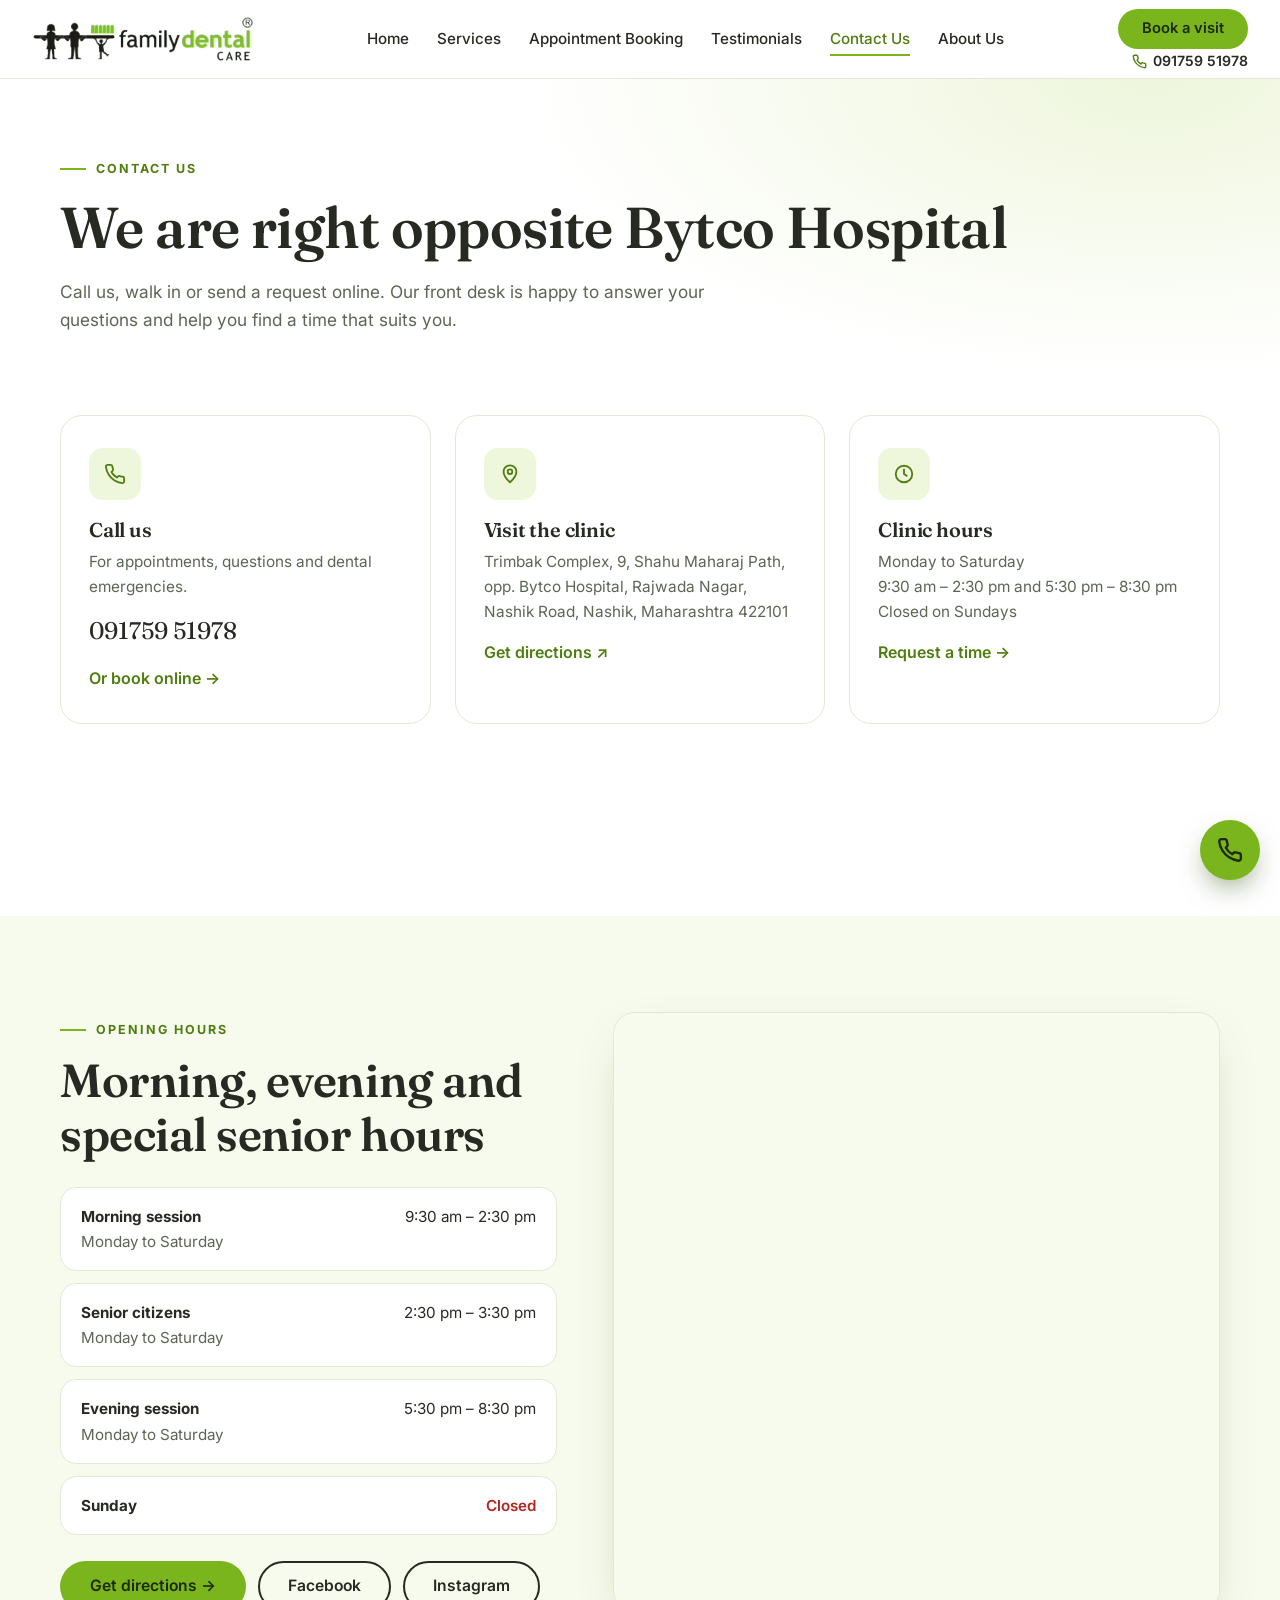
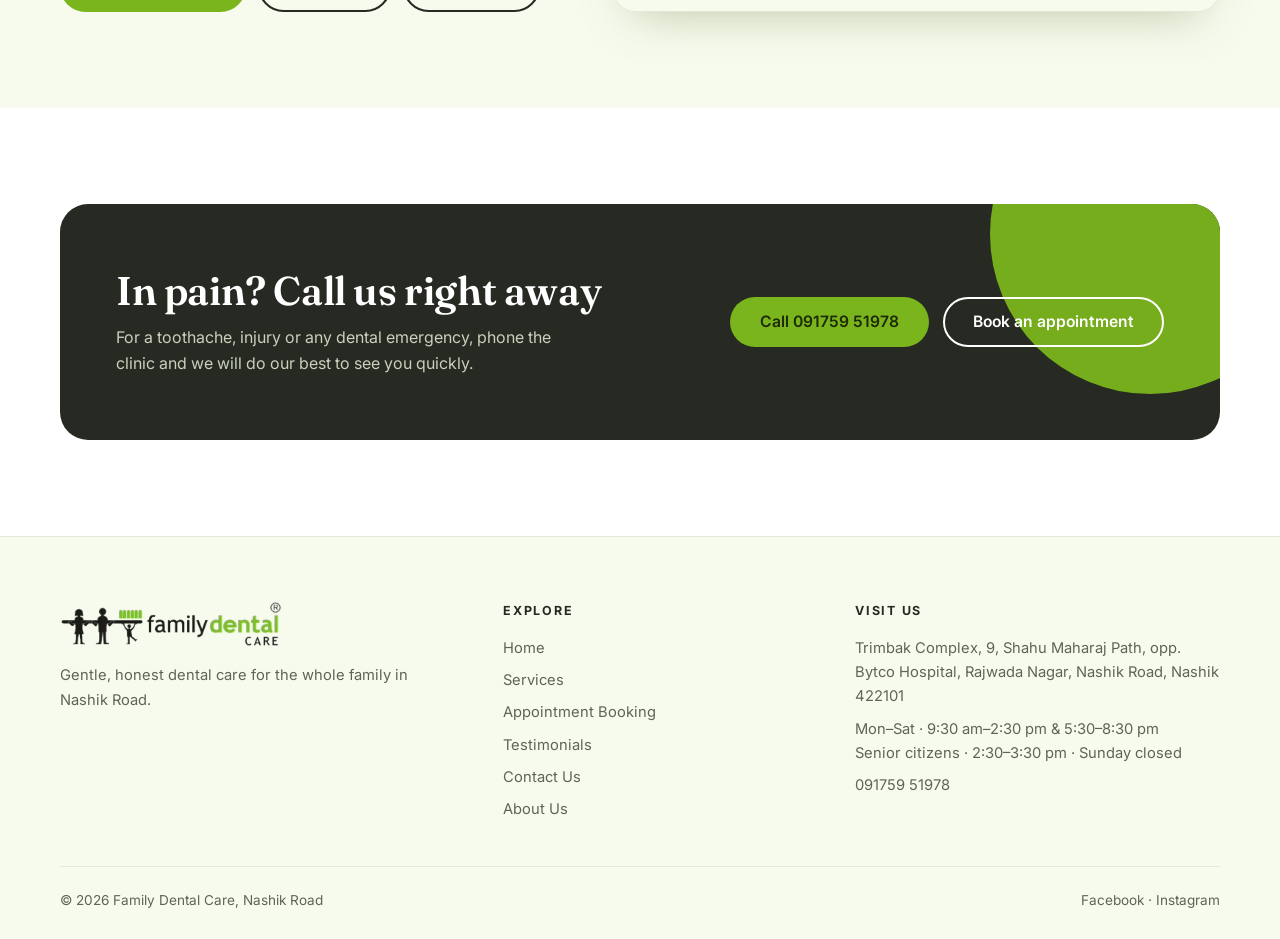
<file: contact.html>
<!doctype html>
<html lang="en">
<head>
<meta charset="utf-8">
<meta name="viewport" content="width=device-width, initial-scale=1">
<title>Contact Us · Family Dental Care · Nashik Road</title>
<meta name="description" content="Find Family Dental Care opposite Bytco Hospital, Nashik Road. Call 091759 51978. Open Monday to Saturday.">
<link rel="icon" href="images/logo.png">
<link rel="preconnect" href="https://fonts.googleapis.com">
<link rel="preconnect" href="https://fonts.gstatic.com" crossorigin>
<link href="https://fonts.googleapis.com/css2?family=Fraunces:opsz,wght@9..144,500;9..144,600&family=Inter:wght@400;500;600;700&display=swap" rel="stylesheet">
<link rel="stylesheet" href="css/style.css?v=4">
<link rel="stylesheet" href="css/home.css?v=4">
<link rel="stylesheet" href="css/contact.css?v=4">
</head>
<body>

<header class="site-header">
  <div class="wrap nav">
    <a href="index.html" class="brand" aria-label="Family Dental Care — home"><img src="images/logo.png" alt="Family Dental Care"></a>
    <nav class="site-nav" id="menu" aria-label="Main">
      <ul>
        <li><a href="index.html">Home</a></li>
        <li><a href="services.html">Services</a></li>
        <li><a href="appointment.html">Appointment Booking</a></li>
        <li><a href="testimonials.html">Testimonials</a></li>
        <li><a href="contact.html" aria-current="page">Contact Us</a></li>
        <li><a href="about.html">About Us</a></li>
      </ul>
    </nav>
    <div class="nav-cta">
      <a class="btn btn-primary" href="appointment.html">Book a visit</a>
      <a class="nav-phone" href="tel:+919175951978"><svg width="18" height="18" viewBox="0 0 24 24" fill="none" stroke="currentColor" stroke-width="2.2" stroke-linecap="round" stroke-linejoin="round" aria-hidden="true"><path d="M22 16.9v3a2 2 0 0 1-2.2 2 19.8 19.8 0 0 1-8.6-3.1 19.5 19.5 0 0 1-6-6A19.8 19.8 0 0 1 2.1 4.2 2 2 0 0 1 4.1 2h3a2 2 0 0 1 2 1.7c.1 1 .4 1.9.7 2.8a2 2 0 0 1-.5 2.1L8.1 9.9a16 16 0 0 0 6 6l1.3-1.3a2 2 0 0 1 2.1-.4c.9.3 1.8.6 2.8.7a2 2 0 0 1 1.7 2z"/></svg>091759 51978</a>
      <button class="burger" id="burger" aria-label="Menu" aria-expanded="false"><span></span><span></span><span></span></button>
    </div>
  </div>
</header>

<main>
  <section class="c-hero">
    <div class="wrap">
      <span class="eyebrow">Contact us</span>
      <h1>We are right opposite Bytco Hospital</h1>
      <p class="lead">Call us, walk in or send a request online. Our front desk is happy to answer your questions and help you find a time that suits you.</p>
    </div>
  </section>

  <section style="padding-top:24px">
    <div class="wrap c-cards">
      <article class="c-card reveal">
        <div class="ic"><svg viewBox="0 0 24 24" fill="none" stroke="currentColor" stroke-width="2" stroke-linecap="round" stroke-linejoin="round" aria-hidden="true" width="24" height="24"><path d="M22 16.9v3a2 2 0 0 1-2.2 2 19.8 19.8 0 0 1-8.6-3.1 19.5 19.5 0 0 1-6-6A19.8 19.8 0 0 1 2.1 4.2 2 2 0 0 1 4.1 2h3a2 2 0 0 1 2 1.7c.1 1 .4 1.9.7 2.8a2 2 0 0 1-.5 2.1L8.1 9.9a16 16 0 0 0 6 6l1.3-1.3a2 2 0 0 1 2.1-.4c.9.3 1.8.6 2.8.7a2 2 0 0 1 1.7 2z"/></svg></div>
        <h3>Call us</h3>
        <p>For appointments, questions and dental emergencies.</p>
        <a class="big" href="tel:+919175951978" style="margin-top:12px;font-family:Fraunces,Georgia,serif;font-size:1.5rem">091759 51978</a>
        <a class="link" href="appointment.html">Or book online →</a>
      </article>
      <article class="c-card reveal">
        <div class="ic"><svg viewBox="0 0 24 24" fill="none" stroke="currentColor" stroke-width="2" stroke-linecap="round" stroke-linejoin="round" aria-hidden="true" width="24" height="24"><path d="M12 21s7-6.2 7-11.5A7 7 0 0 0 5 9.5C5 14.8 12 21 12 21z"/><circle cx="12" cy="9.5" r="2.5"/></svg></div>
        <h3>Visit the clinic</h3>
        <p>Trimbak Complex, 9, Shahu Maharaj Path, opp. Bytco Hospital, Rajwada Nagar, Nashik Road, Nashik, Maharashtra 422101</p>
        <a class="link" href="https://www.google.com/maps/dir/?api=1&destination=Family+Dental+Care+Trimbak+Complex+Nashik+Road" target="_blank" rel="noopener">Get directions ↗</a>
      </article>
      <article class="c-card reveal">
        <div class="ic"><svg viewBox="0 0 24 24" fill="none" stroke="currentColor" stroke-width="2" stroke-linecap="round" stroke-linejoin="round" aria-hidden="true" width="24" height="24"><circle cx="12" cy="12" r="9"/><path d="M12 7v5l3 2"/></svg></div>
        <h3>Clinic hours</h3>
        <p>Monday to Saturday<br>9:30 am – 2:30 pm and 5:30 pm – 8:30 pm<br>Closed on Sundays</p>
        <a class="link" href="appointment.html">Request a time →</a>
      </article>
    </div>
  </section>

  <section class="alt-bg" style="margin-top:96px">
    <div class="wrap visit-grid">
      <div class="reveal">
        <span class="eyebrow">Opening hours</span>
        <h2>Morning, evening and special senior hours</h2>
        <div class="hours">
          <div class="hrow"><div><b>Morning session</b><span>Monday to Saturday</span></div><div>9:30 am – 2:30 pm</div></div>
          <div class="hrow"><div><b>Senior citizens</b><span>Monday to Saturday</span></div><div>2:30 pm – 3:30 pm</div></div>
          <div class="hrow"><div><b>Evening session</b><span>Monday to Saturday</span></div><div>5:30 pm – 8:30 pm</div></div>
          <div class="hrow"><div><b>Sunday</b></div><div class="closed">Closed</div></div>
        </div>
        <div class="social">
          <a class="btn btn-primary" href="https://www.google.com/maps/dir/?api=1&destination=Family+Dental+Care+Trimbak+Complex+Nashik+Road" target="_blank" rel="noopener">Get directions →</a>
          <a class="btn btn-ghost" href="https://www.facebook.com/fdcnashik/" target="_blank" rel="noopener">Facebook</a>
          <a class="btn btn-ghost" href="https://www.instagram.com/drrajkumarmakhijani" target="_blank" rel="noopener">Instagram</a>
        </div>
      </div>
      <div class="map reveal">
        <iframe title="Family Dental Care on Google Maps" loading="lazy" referrerpolicy="no-referrer-when-downgrade"
          src="https://www.google.com/maps?q=Family+Dental+Care,+Trimbak+Complex,+Shahu+Maharaj+Path,+Nashik+Road,+Nashik+422101&output=embed"></iframe>
      </div>
    </div>
  </section>

  <section class="cta" style="padding-top:96px">
    <div class="wrap">
      <div class="cta-box">
        <div>
          <h2>In pain? Call us right away</h2>
          <p>For a toothache, injury or any dental emergency, phone the clinic and we will do our best to see you quickly.</p>
        </div>
        <div class="btn-row">
          <a class="btn btn-primary" href="tel:+919175951978">Call 091759 51978</a>
          <a class="btn btn-ghost" href="appointment.html">Book an appointment</a>
        </div>
      </div>
    </div>
  </section>
</main>

<footer class="site-footer">
  <div class="wrap">
    <div class="foot-grid">
      <div>
        <img src="images/logo.png" alt="Family Dental Care">
        <p>Gentle, honest dental care for the whole family in Nashik Road.</p>
      </div>
      <div>
        <h4>Explore</h4>
        <ul>
          <li><a href="index.html">Home</a></li>
          <li><a href="services.html">Services</a></li>
          <li><a href="appointment.html">Appointment Booking</a></li>
          <li><a href="testimonials.html">Testimonials</a></li>
          <li><a href="contact.html">Contact Us</a></li>
          <li><a href="about.html">About Us</a></li>
        </ul>
      </div>
      <div>
        <h4>Visit us</h4>
        <ul>
          <li>Trimbak Complex, 9, Shahu Maharaj Path, opp. Bytco Hospital, Rajwada Nagar, Nashik Road, Nashik 422101</li>
          <li>Mon–Sat · 9:30 am–2:30 pm &amp; 5:30–8:30 pm<br>Senior citizens · 2:30–3:30 pm · Sunday closed</li>
          <li><a href="tel:+919175951978">091759 51978</a></li>
        </ul>
      </div>
    </div>
    <div class="foot-bottom">
      <span>© <span id="yr">2026</span> Family Dental Care, Nashik Road</span>
      <span><a href="https://www.facebook.com/fdcnashik/" target="_blank" rel="noopener">Facebook</a> · <a href="https://www.instagram.com/drrajkumarmakhijani" target="_blank" rel="noopener">Instagram</a></span>
    </div>
  </div>
</footer>

<a class="float-call" href="tel:+919175951978" aria-label="Call Family Dental Care on 091759 51978"><svg viewBox="0 0 24 24" width="26" height="26" fill="none" stroke="currentColor" stroke-width="2.2" stroke-linecap="round" stroke-linejoin="round" aria-hidden="true"><path d="M22 16.9v3a2 2 0 0 1-2.2 2 19.8 19.8 0 0 1-8.6-3.1 19.5 19.5 0 0 1-6-6A19.8 19.8 0 0 1 2.1 4.2 2 2 0 0 1 4.1 2h3a2 2 0 0 1 2 1.7c.1 1 .4 1.9.7 2.8a2 2 0 0 1-.5 2.1L8.1 9.9a16 16 0 0 0 6 6l1.3-1.3a2 2 0 0 1 2.1-.4c.9.3 1.8.6 2.8.7a2 2 0 0 1 1.7 2z"/></svg></a>
<script src="js/main.js?v=4"></script>
</body>
</html>
</file>
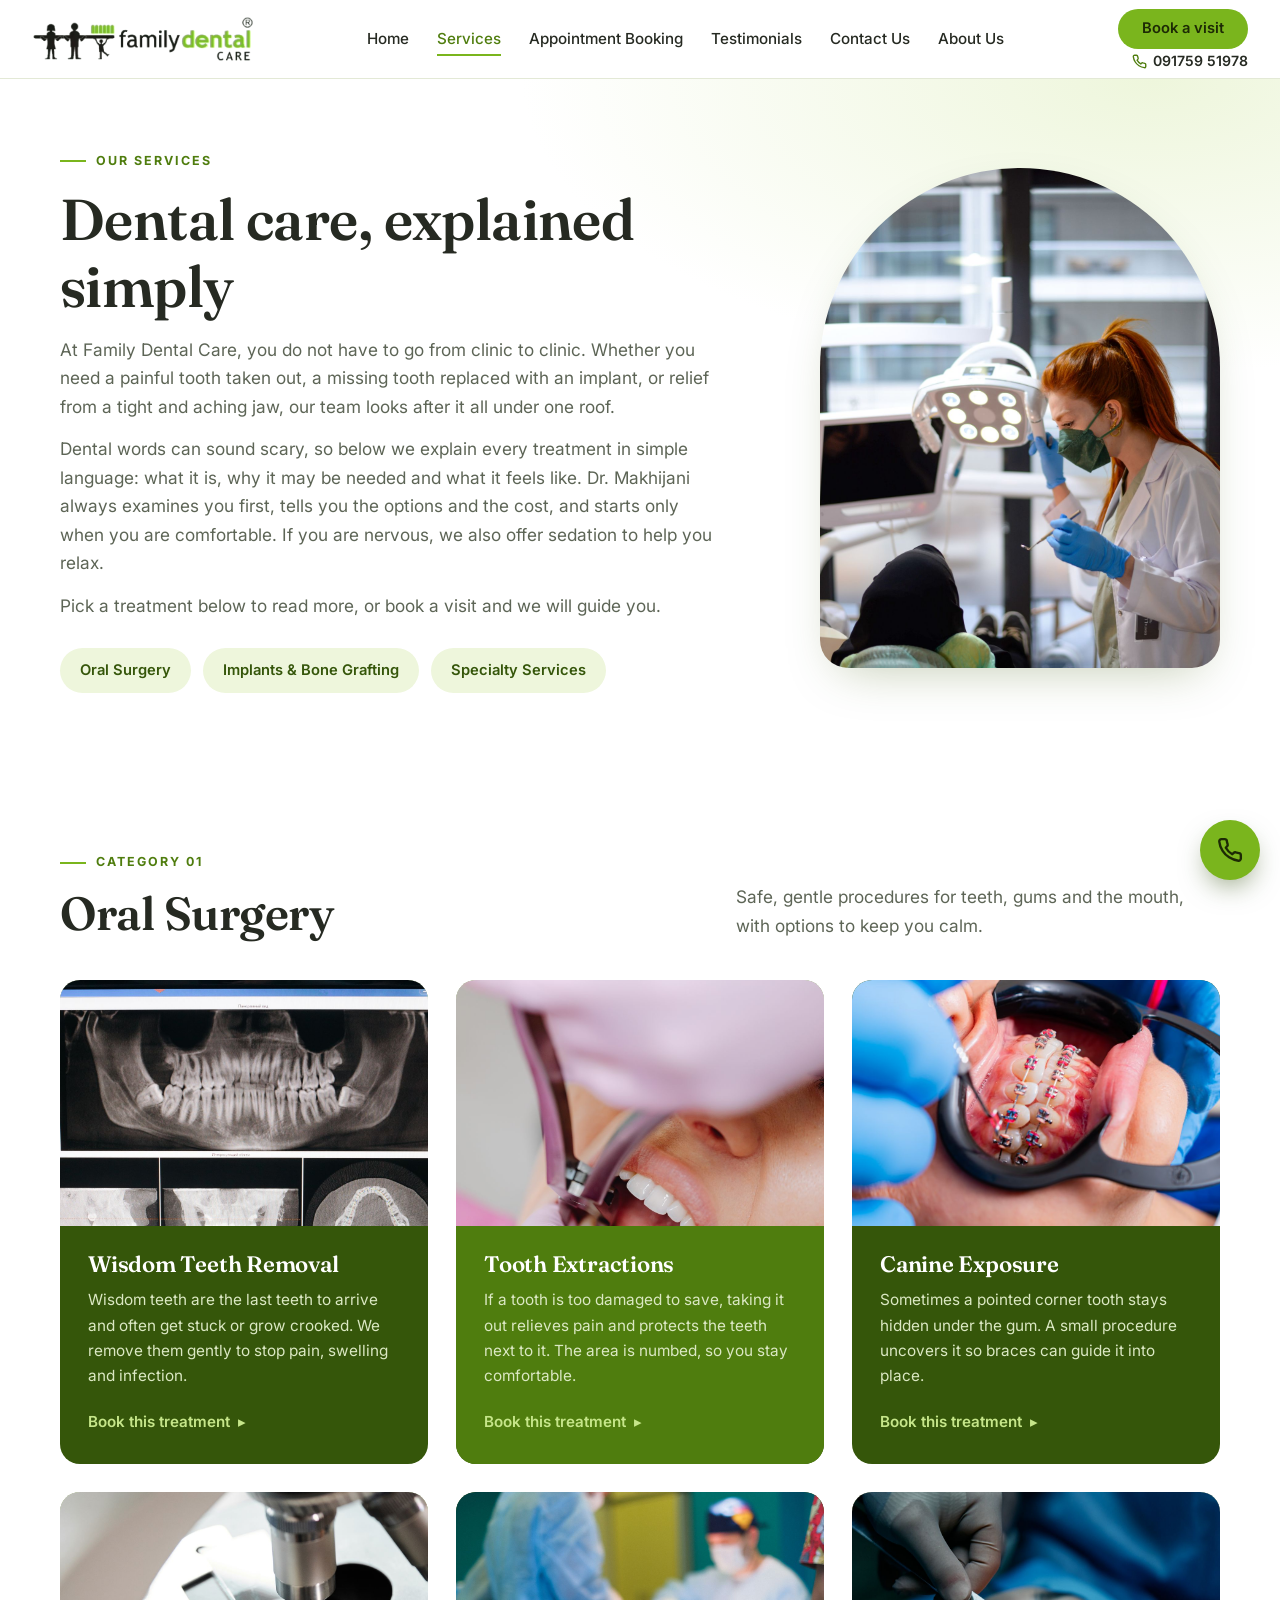
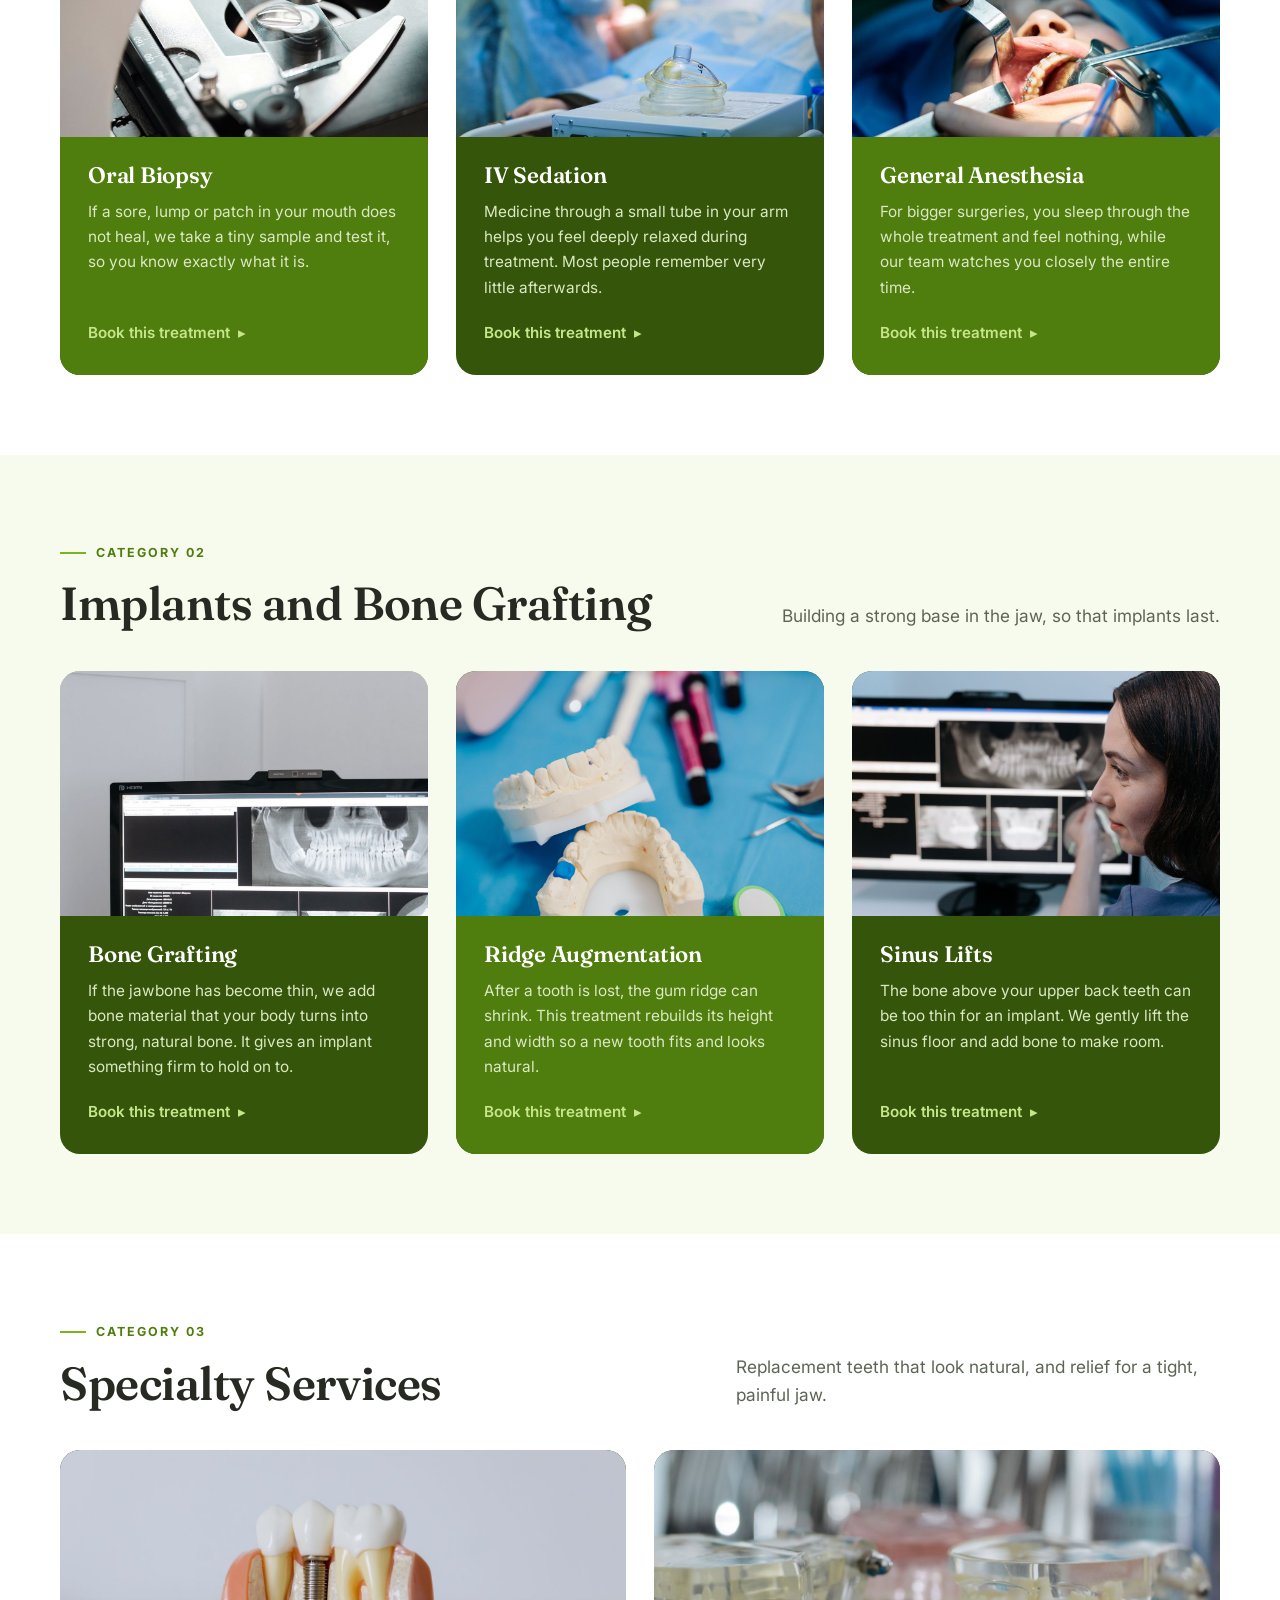
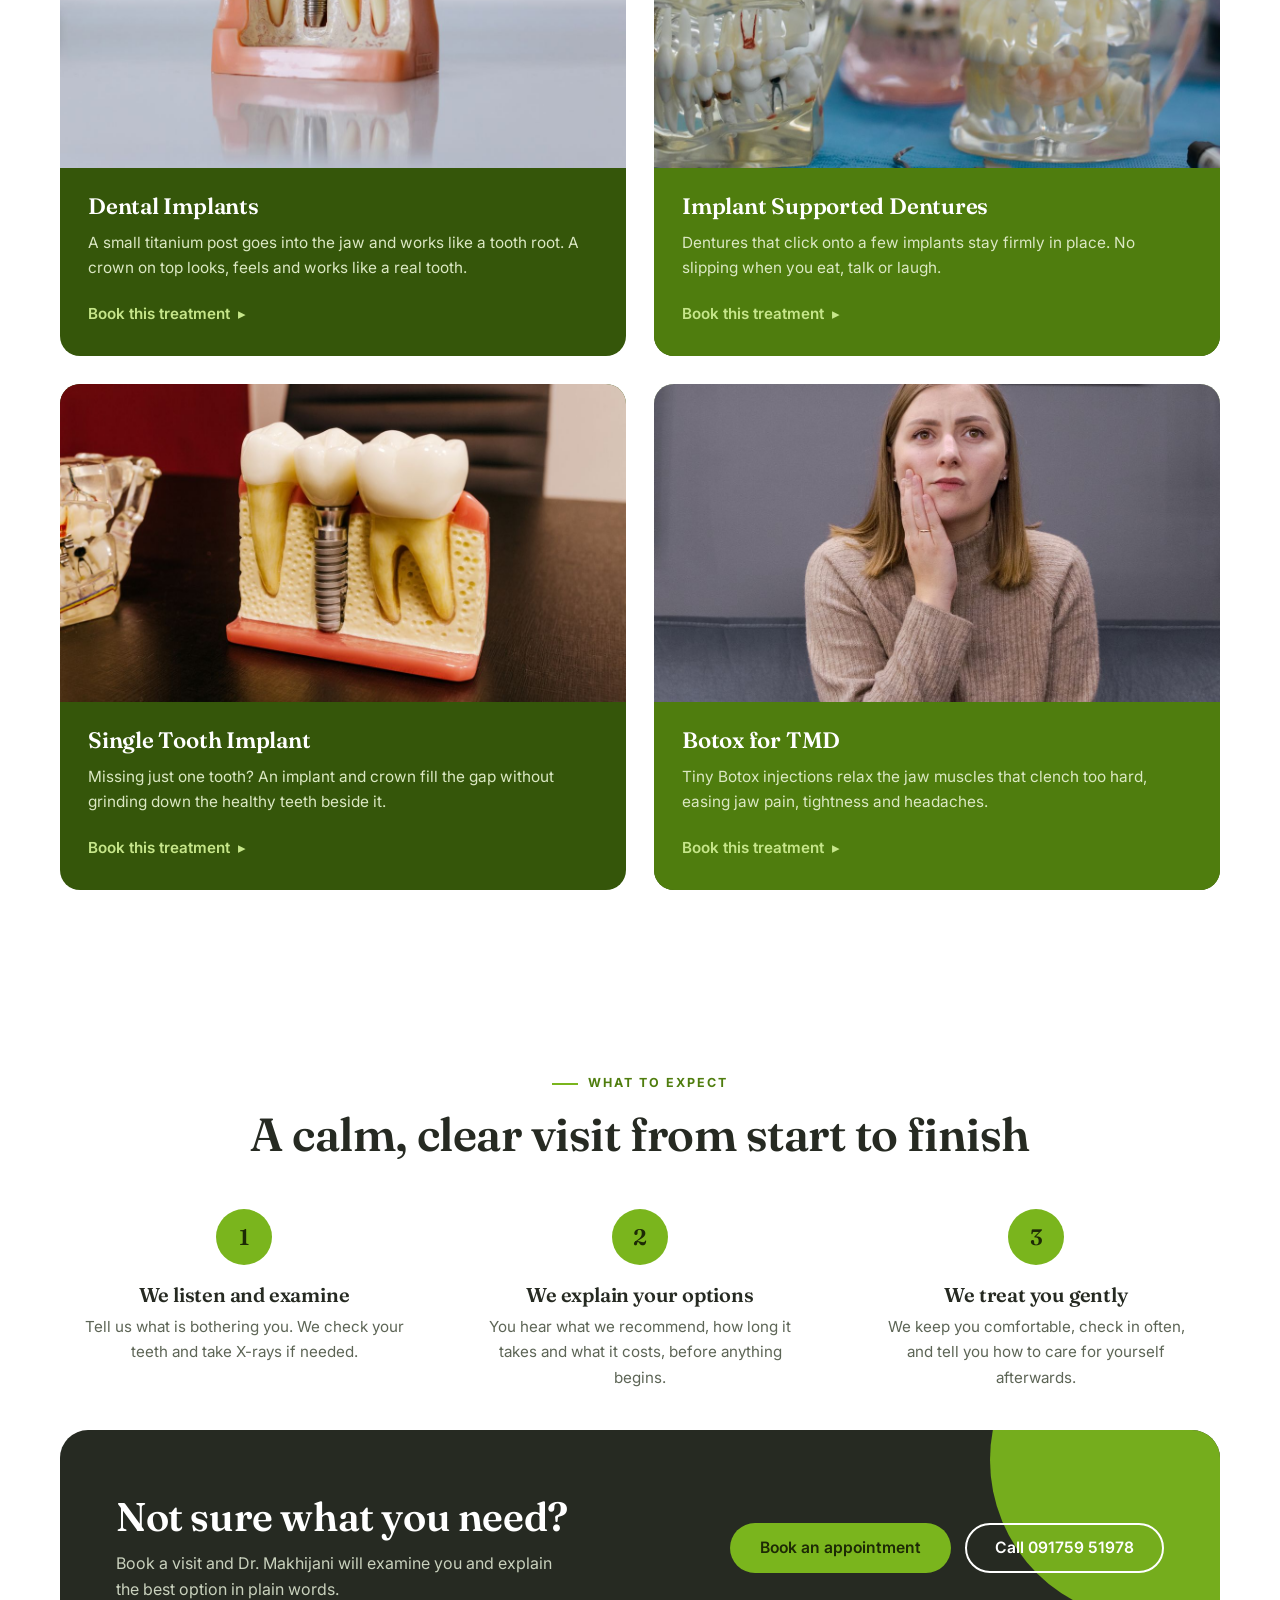
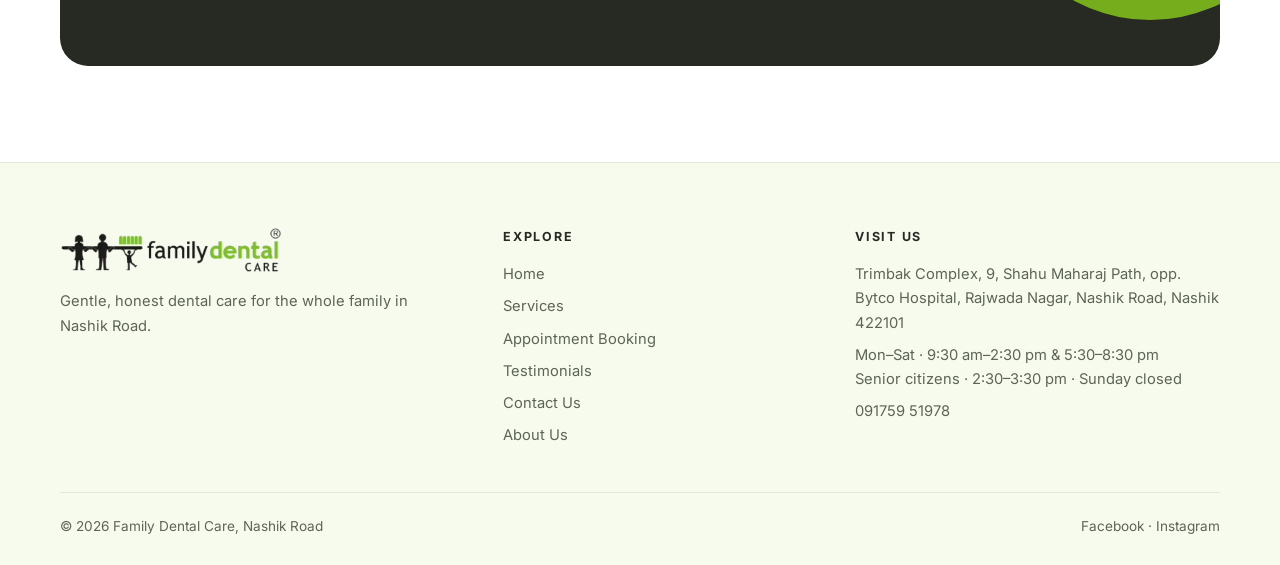
<file: services.html>
<!doctype html>
<html lang="en">
<head>
<meta charset="utf-8">
<meta name="viewport" content="width=device-width, initial-scale=1">
<title>Our Services · Family Dental Care · Nashik Road</title>
<meta name="description" content="Oral surgery, implants, bone grafting and specialty dental services at Family Dental Care, Nashik Road.">
<link rel="icon" href="images/logo.png">
<link rel="preconnect" href="https://fonts.googleapis.com">
<link rel="preconnect" href="https://fonts.gstatic.com" crossorigin>
<link href="https://fonts.googleapis.com/css2?family=Fraunces:opsz,wght@9..144,500;9..144,600&family=Inter:wght@400;500;600;700&display=swap" rel="stylesheet">
<link rel="stylesheet" href="css/style.css?v=4">
<link rel="stylesheet" href="css/home.css?v=4">
<link rel="stylesheet" href="css/services.css?v=4">
</head>
<body>
<svg width="0" height="0" style="position:absolute" aria-hidden="true" focusable="false">
  <defs>
    <symbol id="tooth" viewBox="0 0 60 80"><path d="M30 8C22 0 7 2 4 17c-2 11 3 19 5 29 2 10 2 30 9 30 6 0 5-19 12-19s6 19 12 19c7 0 7-20 9-30 2-10 7-18 5-29C53 2 38 0 30 8Z" fill="#fff" stroke="#b9d283" stroke-width="2.5" stroke-linejoin="round"/><path d="M16 16c3-4 8-5 12-3" fill="none" stroke="#e1edc6" stroke-width="3" stroke-linecap="round"/></symbol>
    <symbol id="crown" viewBox="0 0 60 44"><path d="M30 6C22 -1 7 1 4 14c-2 10 3 16 5 24 1 5 6 5 9 1 3-3 7-4 12-4s9 1 12 4c3 4 8 4 9-1 2-8 7-14 5-24C53 1 38 -1 30 6Z" fill="#fff" stroke="#b9d283" stroke-width="2.5" stroke-linejoin="round"/><path d="M16 14c3-4 8-5 12-3" fill="none" stroke="#e1edc6" stroke-width="3" stroke-linecap="round"/></symbol>
  </defs>
</svg>

<header class="site-header">
  <div class="wrap nav">
    <a href="index.html" class="brand" aria-label="Family Dental Care — home"><img src="images/logo.png" alt="Family Dental Care"></a>
    <nav class="site-nav" id="menu" aria-label="Main">
      <ul>
        <li><a href="index.html">Home</a></li>
        <li><a href="services.html" aria-current="page">Services</a></li>
        <li><a href="appointment.html">Appointment Booking</a></li>
        <li><a href="testimonials.html">Testimonials</a></li>
        <li><a href="contact.html">Contact Us</a></li>
        <li><a href="about.html">About Us</a></li>
      </ul>
    </nav>
    <div class="nav-cta">
      <a class="btn btn-primary" href="appointment.html">Book a visit</a>
      <a class="nav-phone" href="tel:+919175951978"><svg width="18" height="18" viewBox="0 0 24 24" fill="none" stroke="currentColor" stroke-width="2.2" stroke-linecap="round" stroke-linejoin="round" aria-hidden="true"><path d="M22 16.9v3a2 2 0 0 1-2.2 2 19.8 19.8 0 0 1-8.6-3.1 19.5 19.5 0 0 1-6-6A19.8 19.8 0 0 1 2.1 4.2 2 2 0 0 1 4.1 2h3a2 2 0 0 1 2 1.7c.1 1 .4 1.9.7 2.8a2 2 0 0 1-.5 2.1L8.1 9.9a16 16 0 0 0 6 6l1.3-1.3a2 2 0 0 1 2.1-.4c.9.3 1.8.6 2.8.7a2 2 0 0 1 1.7 2z"/></svg>091759 51978</a>
      <button class="burger" id="burger" aria-label="Menu" aria-expanded="false"><span></span><span></span><span></span></button>
    </div>
  </div>
</header>

<main>
  <section class="page-hero">
    <div class="wrap hero-split">
      <div>
        <span class="eyebrow">Our services</span>
        <h1>Dental care, explained simply</h1>
        <p class="lead">At Family Dental Care, you do not have to go from clinic to clinic. Whether you need a painful tooth taken out, a missing tooth replaced with an implant, or relief from a tight and aching jaw, our team looks after it all under one roof.</p>
        <p class="lead" style="margin-top:14px">Dental words can sound scary, so below we explain every treatment in simple language: what it is, why it may be needed and what it feels like. Dr. Makhijani always examines you first, tells you the options and the cost, and starts only when you are comfortable. If you are nervous, we also offer sedation to help you relax.</p>
        <p class="lead" style="margin-top:14px">Pick a treatment below to read more, or book a visit and we will guide you.</p>
        <div class="jump">
          <a href="#oral-surgery">Oral Surgery</a>
          <a href="#implants-bone">Implants &amp; Bone Grafting</a>
          <a href="#specialty">Specialty Services</a>
        </div>
      </div>
      <div class="hero-photo"><img src="images/services/hero.jpg" alt="Dentist treating a patient in a modern clinic"></div>
    </div>
  </section>

  <section class="group" id="oral-surgery">
    <div class="wrap">
      <div class="group-head reveal"><div><span class="eyebrow">Category 01</span><h2>Oral Surgery</h2></div><p class="lead">Safe, gentle procedures for teeth, gums and the mouth, with options to keep you calm.</p></div>
      <div class="svc-grid g3">
        <article class="svc reveal">
          <div class="svc-img"><img src="images/services/wisdom.jpg" alt="X-ray of the jaw on a dentist's computer" loading="lazy" style="object-position:50% 18%"></div>
          <div class="svc-body"><h3>Wisdom Teeth Removal</h3><p>Wisdom teeth are the last teeth to arrive and often get stuck or grow crooked. We remove them gently to stop pain, swelling and infection.</p><a href="appointment.html?treatment=Wisdom%20Teeth%20Removal">Book this treatment <span aria-hidden="true">&#9656;</span></a></div>
        </article>
        <article class="svc reveal">
          <div class="svc-img"><img src="images/services/extraction.jpg" alt="Dentist performing a tooth extraction" loading="lazy" style="object-position:50% 40%"></div>
          <div class="svc-body"><h3>Tooth Extractions</h3><p>If a tooth is too damaged to save, taking it out relieves pain and protects the teeth next to it. The area is numbed, so you stay comfortable.</p><a href="appointment.html?treatment=Tooth%20Extractions">Book this treatment <span aria-hidden="true">&#9656;</span></a></div>
        </article>
        <article class="svc reveal">
          <div class="svc-img"><img src="images/services/canine.jpg" alt="Dentist checking teeth with braces" loading="lazy" style="object-position:50% 50%"></div>
          <div class="svc-body"><h3>Canine Exposure</h3><p>Sometimes a pointed corner tooth stays hidden under the gum. A small procedure uncovers it so braces can guide it into place.</p><a href="appointment.html?treatment=Canine%20Exposure">Book this treatment <span aria-hidden="true">&#9656;</span></a></div>
        </article>
        <article class="svc reveal">
          <div class="svc-img"><img src="images/services/biopsy.jpg" alt="Microscope used to test a tissue sample" loading="lazy" style="object-position:50% 30%"></div>
          <div class="svc-body"><h3>Oral Biopsy</h3><p>If a sore, lump or patch in your mouth does not heal, we take a tiny sample and test it, so you know exactly what it is.</p><a href="appointment.html?treatment=Oral%20Biopsy">Book this treatment <span aria-hidden="true">&#9656;</span></a></div>
        </article>
        <article class="svc reveal">
          <div class="svc-img"><img src="images/services/iv.jpg" alt="Operating room with sedation equipment" loading="lazy" style="object-position:50% 50%"></div>
          <div class="svc-body"><h3>IV Sedation</h3><p>Medicine through a small tube in your arm helps you feel deeply relaxed during treatment. Most people remember very little afterwards.</p><a href="appointment.html?treatment=IV%20Sedation">Book this treatment <span aria-hidden="true">&#9656;</span></a></div>
        </article>
        <article class="svc reveal">
          <div class="svc-img"><img src="images/services/ga.jpg" alt="Surgical team treating a patient" loading="lazy" style="object-position:50% 35%"></div>
          <div class="svc-body"><h3>General Anesthesia</h3><p>For bigger surgeries, you sleep through the whole treatment and feel nothing, while our team watches you closely the entire time.</p><a href="appointment.html?treatment=General%20Anesthesia">Book this treatment <span aria-hidden="true">&#9656;</span></a></div>
        </article>
      </div>
    </div>
  </section>

  <section class="group alt" id="implants-bone">
    <div class="wrap">
      <div class="group-head reveal"><div><span class="eyebrow">Category 02</span><h2>Implants and Bone Grafting</h2></div><p class="lead">Building a strong base in the jaw, so that implants last.</p></div>
      <div class="svc-grid g3">
        <article class="svc reveal">
          <div class="svc-img"><img src="images/services/graft.jpg" alt="Jaw X-rays on a monitor" loading="lazy" style="object-position:50% 22%"></div>
          <div class="svc-body"><h3>Bone Grafting</h3><p>If the jawbone has become thin, we add bone material that your body turns into strong, natural bone. It gives an implant something firm to hold on to.</p><a href="appointment.html?treatment=Bone%20Grafting">Book this treatment <span aria-hidden="true">&#9656;</span></a></div>
        </article>
        <article class="svc reveal">
          <div class="svc-img"><img src="images/services/ridge.jpg" alt="Dental jaw models" loading="lazy" style="object-position:50% 50%"></div>
          <div class="svc-body"><h3>Ridge Augmentation</h3><p>After a tooth is lost, the gum ridge can shrink. This treatment rebuilds its height and width so a new tooth fits and looks natural.</p><a href="appointment.html?treatment=Ridge%20Augmentation">Book this treatment <span aria-hidden="true">&#9656;</span></a></div>
        </article>
        <article class="svc reveal">
          <div class="svc-img"><img src="images/services/sinus.jpg" alt="Dentist studying a jaw X-ray" loading="lazy" style="object-position:50% 50%"></div>
          <div class="svc-body"><h3>Sinus Lifts</h3><p>The bone above your upper back teeth can be too thin for an implant. We gently lift the sinus floor and add bone to make room.</p><a href="appointment.html?treatment=Sinus%20Lifts">Book this treatment <span aria-hidden="true">&#9656;</span></a></div>
        </article>
      </div>
    </div>
  </section>

  <section class="group" id="specialty">
    <div class="wrap">
      <div class="group-head reveal"><div><span class="eyebrow">Category 03</span><h2>Specialty Services</h2></div><p class="lead">Replacement teeth that look natural, and relief for a tight, painful jaw.</p></div>
      <div class="svc-grid g2">
        <article class="svc reveal">
          <div class="svc-img"><img src="images/services/implant.jpg" alt="Dental implant model" loading="lazy" style="object-position:50% 50%"></div>
          <div class="svc-body"><h3>Dental Implants</h3><p>A small titanium post goes into the jaw and works like a tooth root. A crown on top looks, feels and works like a real tooth.</p><a href="appointment.html?treatment=Dental%20Implants">Book this treatment <span aria-hidden="true">&#9656;</span></a></div>
        </article>
        <article class="svc reveal">
          <div class="svc-img"><img src="images/services/dentures.jpg" alt="Dental models showing dentures" loading="lazy" style="object-position:50% 50%"></div>
          <div class="svc-body"><h3>Implant Supported Dentures</h3><p>Dentures that click onto a few implants stay firmly in place. No slipping when you eat, talk or laugh.</p><a href="appointment.html?treatment=Implant%20Supported%20Dentures">Book this treatment <span aria-hidden="true">&#9656;</span></a></div>
        </article>
        <article class="svc reveal">
          <div class="svc-img"><img src="images/services/single.jpg" alt="Implant model beside natural teeth" loading="lazy" style="object-position:50% 50%"></div>
          <div class="svc-body"><h3>Single Tooth Implant</h3><p>Missing just one tooth? An implant and crown fill the gap without grinding down the healthy teeth beside it.</p><a href="appointment.html?treatment=Single%20Tooth%20Implant">Book this treatment <span aria-hidden="true">&#9656;</span></a></div>
        </article>
        <article class="svc reveal">
          <div class="svc-img"><img src="images/services/tmd.jpg" alt="Woman holding her jaw in discomfort" loading="lazy" style="object-position:50% 55%"></div>
          <div class="svc-body"><h3>Botox for TMD</h3><p>Tiny Botox injections relax the jaw muscles that clench too hard, easing jaw pain, tightness and headaches.</p><a href="appointment.html?treatment=Botox%20for%20TMD">Book this treatment <span aria-hidden="true">&#9656;</span></a></div>
        </article>
      </div>
    </div>
  </section>

  <section class="expect">
    <div class="wrap">
      <div class="sec-head center reveal">
        <span class="eyebrow">What to expect</span>
        <h2>A calm, clear visit from start to finish</h2>
      </div>
      <div class="steps">
        <div class="step reveal"><span>1</span><h3>We listen and examine</h3><p>Tell us what is bothering you. We check your teeth and take X-rays if needed.</p></div>
        <div class="step reveal"><span>2</span><h3>We explain your options</h3><p>You hear what we recommend, how long it takes and what it costs, before anything begins.</p></div>
        <div class="step reveal"><span>3</span><h3>We treat you gently</h3><p>We keep you comfortable, check in often, and tell you how to care for yourself afterwards.</p></div>
      </div>
    </div>
  </section>

  <section class="cta">
    <div class="wrap">
      <div class="cta-box">
        <div>
          <h2>Not sure what you need?</h2>
          <p>Book a visit and Dr. Makhijani will examine you and explain the best option in plain words.</p>
        </div>
        <div class="btn-row">
          <a class="btn btn-primary" href="appointment.html">Book an appointment</a>
          <a class="btn btn-ghost" href="tel:+919175951978">Call 091759 51978</a>
        </div>
      </div>
    </div>
  </section>
</main>

<footer class="site-footer">
  <div class="wrap">
    <div class="foot-grid">
      <div>
        <img src="images/logo.png" alt="Family Dental Care">
        <p>Gentle, honest dental care for the whole family in Nashik Road.</p>
      </div>
      <div>
        <h4>Explore</h4>
        <ul>
          <li><a href="index.html">Home</a></li>
          <li><a href="services.html">Services</a></li>
          <li><a href="appointment.html">Appointment Booking</a></li>
          <li><a href="testimonials.html">Testimonials</a></li>
          <li><a href="contact.html">Contact Us</a></li>
          <li><a href="about.html">About Us</a></li>
        </ul>
      </div>
      <div>
        <h4>Visit us</h4>
        <ul>
          <li>Trimbak Complex, 9, Shahu Maharaj Path, opp. Bytco Hospital, Rajwada Nagar, Nashik Road, Nashik 422101</li>
          <li>Mon–Sat · 9:30 am–2:30 pm &amp; 5:30–8:30 pm<br>Senior citizens · 2:30–3:30 pm · Sunday closed</li>
          <li><a href="tel:+919175951978">091759 51978</a></li>
        </ul>
      </div>
    </div>
    <div class="foot-bottom">
      <span>© <span id="yr">2026</span> Family Dental Care, Nashik Road</span>
      <span><a href="https://www.facebook.com/fdcnashik/" target="_blank" rel="noopener">Facebook</a> · <a href="https://www.instagram.com/drrajkumarmakhijani" target="_blank" rel="noopener">Instagram</a></span>
    </div>
  </div>
</footer>

<a class="float-call" href="tel:+919175951978" aria-label="Call Family Dental Care on 091759 51978"><svg viewBox="0 0 24 24" width="26" height="26" fill="none" stroke="currentColor" stroke-width="2.2" stroke-linecap="round" stroke-linejoin="round" aria-hidden="true"><path d="M22 16.9v3a2 2 0 0 1-2.2 2 19.8 19.8 0 0 1-8.6-3.1 19.5 19.5 0 0 1-6-6A19.8 19.8 0 0 1 2.1 4.2 2 2 0 0 1 4.1 2h3a2 2 0 0 1 2 1.7c.1 1 .4 1.9.7 2.8a2 2 0 0 1-.5 2.1L8.1 9.9a16 16 0 0 0 6 6l1.3-1.3a2 2 0 0 1 2.1-.4c.9.3 1.8.6 2.8.7a2 2 0 0 1 1.7 2z"/></svg></a>
<script src="js/main.js?v=4"></script>
</body>
</html>
</file>
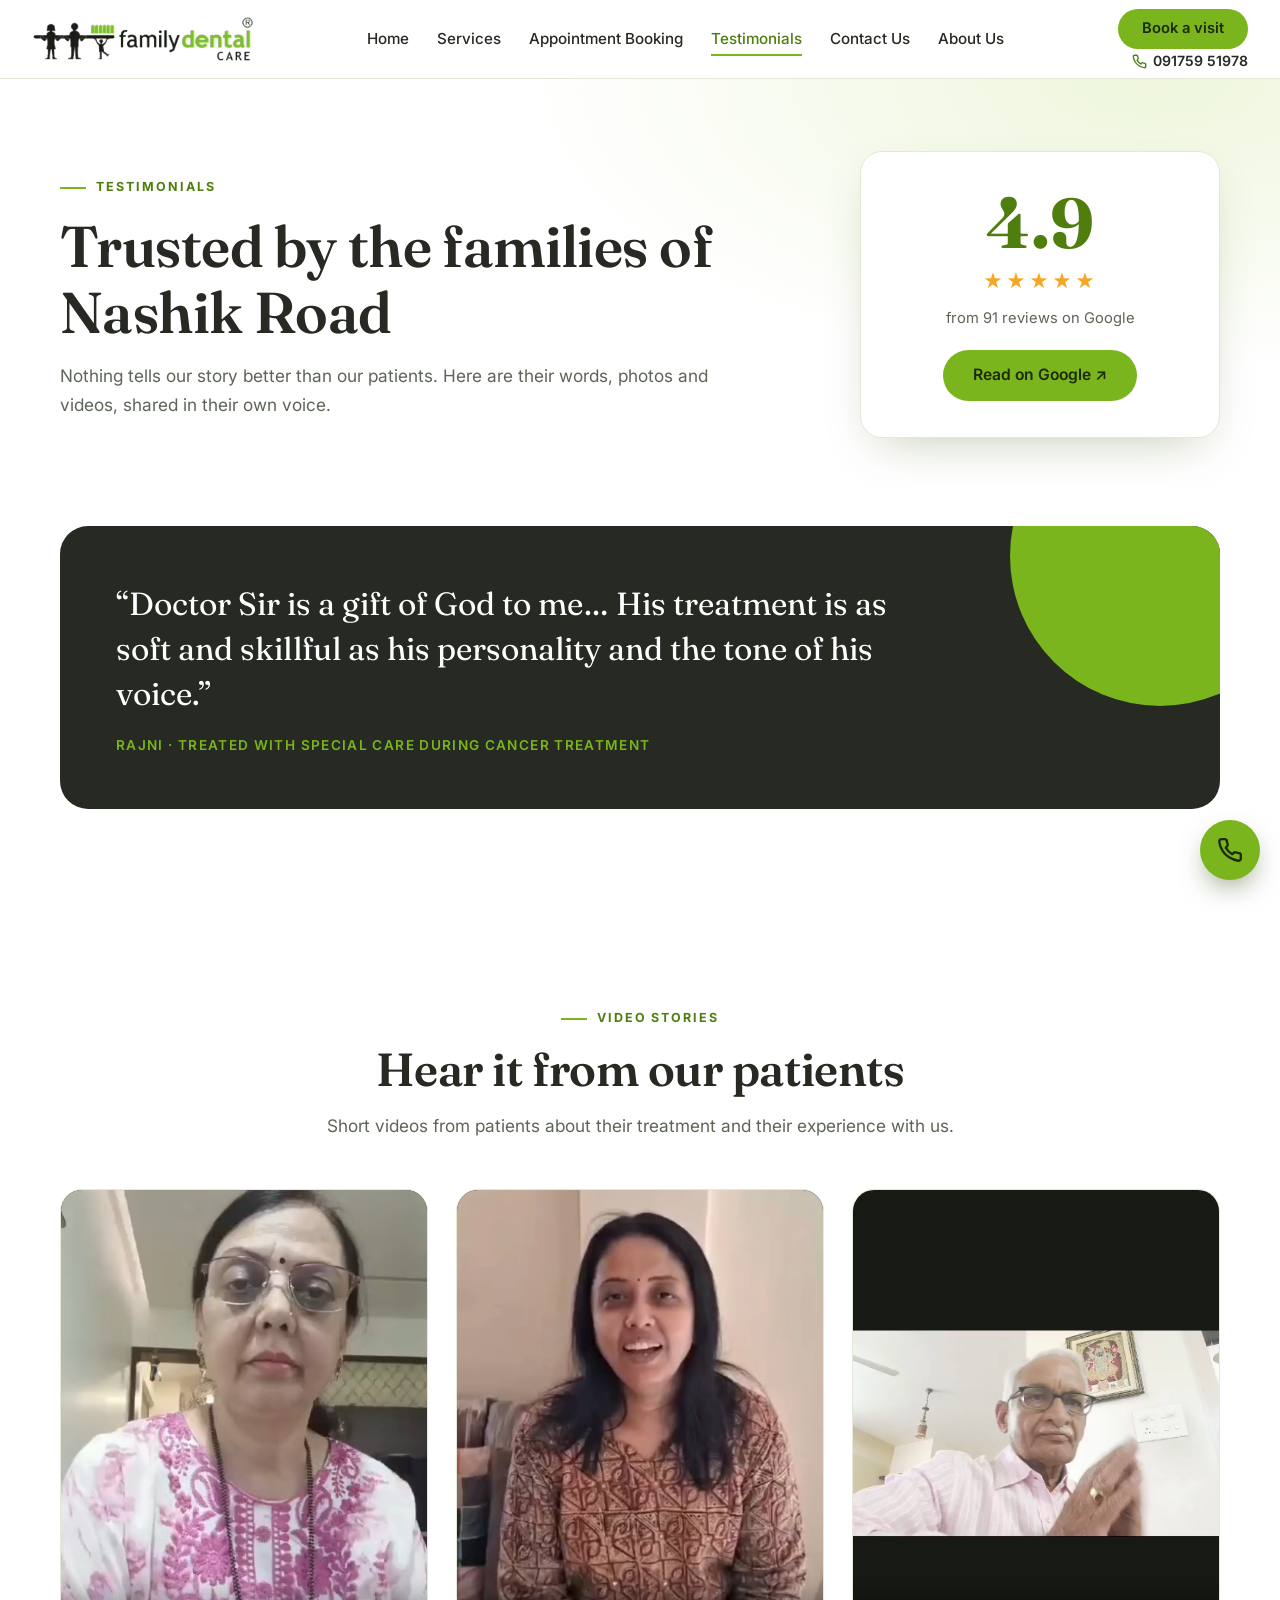
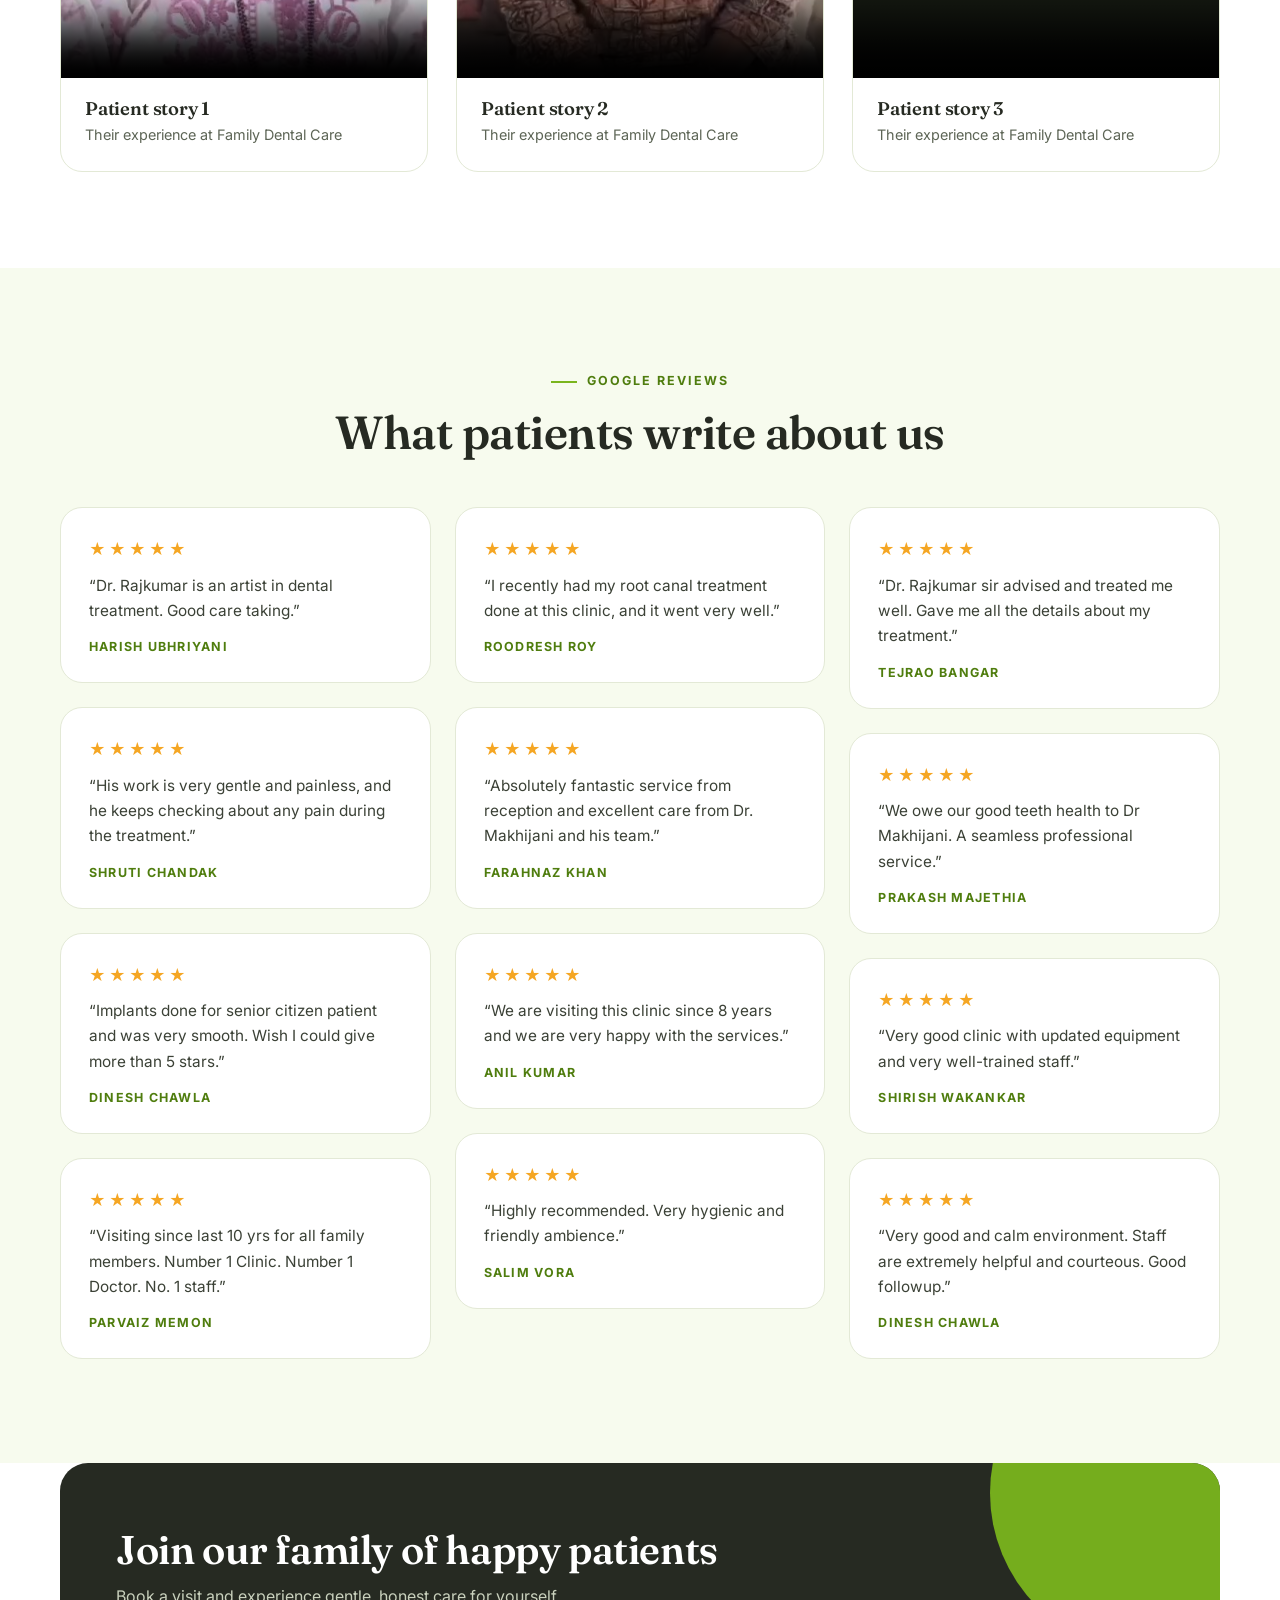
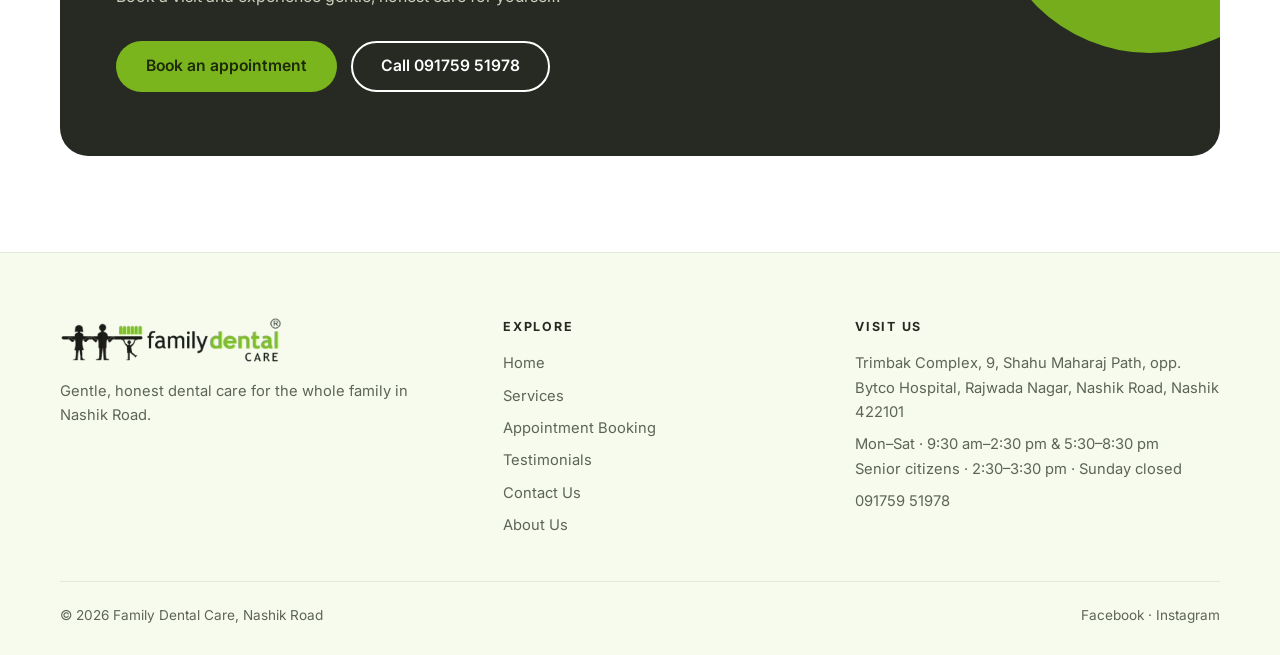
<file: testimonials.html>
<!doctype html>
<html lang="en">
<head>
<meta charset="utf-8">
<meta name="viewport" content="width=device-width, initial-scale=1">
<title>Patient Testimonials · Family Dental Care · Nashik Road</title>
<meta name="description" content="Read and watch what patients say about Family Dental Care, Nashik Road.">
<link rel="icon" href="images/logo.png">
<link rel="preconnect" href="https://fonts.googleapis.com">
<link rel="preconnect" href="https://fonts.gstatic.com" crossorigin>
<link href="https://fonts.googleapis.com/css2?family=Fraunces:opsz,wght@9..144,500;9..144,600&family=Inter:wght@400;500;600;700&display=swap" rel="stylesheet">
<link rel="stylesheet" href="css/style.css?v=4">
<link rel="stylesheet" href="css/home.css?v=4">
<link rel="stylesheet" href="css/testimonials.css?v=4">
</head>
<body>

<header class="site-header">
  <div class="wrap nav">
    <a href="index.html" class="brand" aria-label="Family Dental Care — home"><img src="images/logo.png" alt="Family Dental Care"></a>
    <nav class="site-nav" id="menu" aria-label="Main">
      <ul>
        <li><a href="index.html">Home</a></li>
        <li><a href="services.html">Services</a></li>
        <li><a href="appointment.html">Appointment Booking</a></li>
        <li><a href="testimonials.html" aria-current="page">Testimonials</a></li>
        <li><a href="contact.html">Contact Us</a></li>
        <li><a href="about.html">About Us</a></li>
      </ul>
    </nav>
    <div class="nav-cta">
      <a class="btn btn-primary" href="appointment.html">Book a visit</a>
      <a class="nav-phone" href="tel:+919175951978"><svg width="18" height="18" viewBox="0 0 24 24" fill="none" stroke="currentColor" stroke-width="2.2" stroke-linecap="round" stroke-linejoin="round" aria-hidden="true"><path d="M22 16.9v3a2 2 0 0 1-2.2 2 19.8 19.8 0 0 1-8.6-3.1 19.5 19.5 0 0 1-6-6A19.8 19.8 0 0 1 2.1 4.2 2 2 0 0 1 4.1 2h3a2 2 0 0 1 2 1.7c.1 1 .4 1.9.7 2.8a2 2 0 0 1-.5 2.1L8.1 9.9a16 16 0 0 0 6 6l1.3-1.3a2 2 0 0 1 2.1-.4c.9.3 1.8.6 2.8.7a2 2 0 0 1 1.7 2z"/></svg>091759 51978</a>
      <button class="burger" id="burger" aria-label="Menu" aria-expanded="false"><span></span><span></span><span></span></button>
    </div>
  </div>
</header>

<main>
  <section class="t-hero">
    <div class="wrap t-hero-grid">
      <div>
        <span class="eyebrow">Testimonials</span>
        <h1>Trusted by the families of Nashik Road</h1>
        <p class="lead">Nothing tells our story better than our patients. Here are their words, photos and videos, shared in their own voice.</p>
      </div>
      <div class="score-card">
        <b>4.9</b>
        <div class="stars" aria-hidden="true">★★★★★</div>
        <span>from 91 reviews on Google</span>
        <a class="btn btn-primary" href="https://www.google.com/maps/search/?api=1&query=Family+Dental+Care+Nashik+Road" target="_blank" rel="noopener">Read on Google ↗</a>
      </div>
    </div>
  </section>

  <section style="padding-top:24px">
    <div class="wrap">
      <div class="feature reveal">
        <blockquote>“Doctor Sir is a gift of God to me… His treatment is as soft and skillful as his personality and the tone of his voice.”</blockquote>
        <cite>Rajni · treated with special care during cancer treatment</cite>
      </div>
    </div>
  </section>

  <section>
    <div class="wrap">
      <div class="sec-head center reveal">
        <span class="eyebrow">Video stories</span>
        <h2>Hear it from our patients</h2>
        <p class="lead">Short videos from patients about their treatment and their experience with us.</p>
      </div>
      <div class="media-grid">
        <article class="media-card reveal">
          <div class="slot vid"><video controls preload="none" playsinline poster="images/testimonials/patient-1.jpg" src="videos/patient-1.mp4"></video></div>
          <div class="cap"><h3>Patient story 1</h3><p>Their experience at Family Dental Care</p></div>
        </article>
        <article class="media-card reveal">
          <div class="slot vid"><video controls preload="none" playsinline poster="images/testimonials/patient-2.jpg" src="videos/patient-2.mp4"></video></div>
          <div class="cap"><h3>Patient story 2</h3><p>Their experience at Family Dental Care</p></div>
        </article>
        <article class="media-card reveal">
          <div class="slot vid land"><video controls preload="none" playsinline poster="images/testimonials/patient-3.jpg" src="videos/patient-3.mp4"></video></div>
          <div class="cap"><h3>Patient story 3</h3><p>Their experience at Family Dental Care</p></div>
        </article>
      </div>
    </div>
  </section>

  <section class="alt-bg">
    <div class="wrap">
      <div class="sec-head center reveal">
        <span class="eyebrow">Google reviews</span>
        <h2>What patients write about us</h2>
      </div>
      <div class="rev-grid">
        <figure class="rev reveal"><div class="stars" aria-label="5 stars">★★★★★</div><p>“Dr. Rajkumar is an artist in dental treatment. Good care taking.”</p><cite>Harish Ubhriyani</cite></figure>
        <figure class="rev reveal"><div class="stars" aria-label="5 stars">★★★★★</div><p>“His work is very gentle and painless, and he keeps checking about any pain during the treatment.”</p><cite>Shruti Chandak</cite></figure>
        <figure class="rev reveal"><div class="stars" aria-label="5 stars">★★★★★</div><p>“Implants done for senior citizen patient and was very smooth. Wish I could give more than 5 stars.”</p><cite>Dinesh Chawla</cite></figure>
        <figure class="rev reveal"><div class="stars" aria-label="5 stars">★★★★★</div><p>“Visiting since last 10 yrs for all family members. Number 1 Clinic. Number 1 Doctor. No. 1 staff.”</p><cite>Parvaiz Memon</cite></figure>
        <figure class="rev reveal"><div class="stars" aria-label="5 stars">★★★★★</div><p>“I recently had my root canal treatment done at this clinic, and it went very well.”</p><cite>Roodresh Roy</cite></figure>
        <figure class="rev reveal"><div class="stars" aria-label="5 stars">★★★★★</div><p>“Absolutely fantastic service from reception and excellent care from Dr. Makhijani and his team.”</p><cite>Farahnaz Khan</cite></figure>
        <figure class="rev reveal"><div class="stars" aria-label="5 stars">★★★★★</div><p>“We are visiting this clinic since 8 years and we are very happy with the services.”</p><cite>Anil Kumar</cite></figure>
        <figure class="rev reveal"><div class="stars" aria-label="5 stars">★★★★★</div><p>“Highly recommended. Very hygienic and friendly ambience.”</p><cite>Salim Vora</cite></figure>
        <figure class="rev reveal"><div class="stars" aria-label="5 stars">★★★★★</div><p>“Dr. Rajkumar sir advised and treated me well. Gave me all the details about my treatment.”</p><cite>Tejrao Bangar</cite></figure>
        <figure class="rev reveal"><div class="stars" aria-label="5 stars">★★★★★</div><p>“We owe our good teeth health to Dr Makhijani. A seamless professional service.”</p><cite>Prakash Majethia</cite></figure>
        <figure class="rev reveal"><div class="stars" aria-label="5 stars">★★★★★</div><p>“Very good clinic with updated equipment and very well-trained staff.”</p><cite>Shirish Wakankar</cite></figure>
        <figure class="rev reveal"><div class="stars" aria-label="5 stars">★★★★★</div><p>“Very good and calm environment. Staff are extremely helpful and courteous. Good followup.”</p><cite>Dinesh Chawla</cite></figure>
      </div>
    </div>
  </section>

  <section class="cta">
    <div class="wrap">
      <div class="cta-box">
        <div>
          <h2>Join our family of happy patients</h2>
          <p>Book a visit and experience gentle, honest care for yourself.</p>
        </div>
        <div class="btn-row">
          <a class="btn btn-primary" href="appointment.html">Book an appointment</a>
          <a class="btn btn-ghost" href="tel:+919175951978">Call 091759 51978</a>
        </div>
      </div>
    </div>
  </section>
</main>

<footer class="site-footer">
  <div class="wrap">
    <div class="foot-grid">
      <div>
        <img src="images/logo.png" alt="Family Dental Care">
        <p>Gentle, honest dental care for the whole family in Nashik Road.</p>
      </div>
      <div>
        <h4>Explore</h4>
        <ul>
          <li><a href="index.html">Home</a></li>
          <li><a href="services.html">Services</a></li>
          <li><a href="appointment.html">Appointment Booking</a></li>
          <li><a href="testimonials.html">Testimonials</a></li>
          <li><a href="contact.html">Contact Us</a></li>
          <li><a href="about.html">About Us</a></li>
        </ul>
      </div>
      <div>
        <h4>Visit us</h4>
        <ul>
          <li>Trimbak Complex, 9, Shahu Maharaj Path, opp. Bytco Hospital, Rajwada Nagar, Nashik Road, Nashik 422101</li>
          <li>Mon–Sat · 9:30 am–2:30 pm &amp; 5:30–8:30 pm<br>Senior citizens · 2:30–3:30 pm · Sunday closed</li>
          <li><a href="tel:+919175951978">091759 51978</a></li>
        </ul>
      </div>
    </div>
    <div class="foot-bottom">
      <span>© <span id="yr">2026</span> Family Dental Care, Nashik Road</span>
      <span><a href="https://www.facebook.com/fdcnashik/" target="_blank" rel="noopener">Facebook</a> · <a href="https://www.instagram.com/drrajkumarmakhijani" target="_blank" rel="noopener">Instagram</a></span>
    </div>
  </div>
</footer>

<a class="float-call" href="tel:+919175951978" aria-label="Call Family Dental Care on 091759 51978"><svg viewBox="0 0 24 24" width="26" height="26" fill="none" stroke="currentColor" stroke-width="2.2" stroke-linecap="round" stroke-linejoin="round" aria-hidden="true"><path d="M22 16.9v3a2 2 0 0 1-2.2 2 19.8 19.8 0 0 1-8.6-3.1 19.5 19.5 0 0 1-6-6A19.8 19.8 0 0 1 2.1 4.2 2 2 0 0 1 4.1 2h3a2 2 0 0 1 2 1.7c.1 1 .4 1.9.7 2.8a2 2 0 0 1-.5 2.1L8.1 9.9a16 16 0 0 0 6 6l1.3-1.3a2 2 0 0 1 2.1-.4c.9.3 1.8.6 2.8.7a2 2 0 0 1 1.7 2z"/></svg></a>
<script src="js/main.js?v=4"></script>
</body>
</html>
</file>
<file: css/style.css>
/* Family Dental Care — shared styles (all pages) */
:root{
  --green:#7ab51d;
  --green-dark:#4f7d0e;
  --green-soft:#eef6dc;
  --green-wash:#f7fbee;
  --ink:#262a22;
  --muted:#5d6556;
  --line:#e3e9d6;
  --white:#fff;
  --radius:22px;
  --shadow:0 18px 50px -20px rgba(60,90,10,.35);
}
*{box-sizing:border-box;margin:0;padding:0}
html{scroll-behavior:smooth}
body{font-family:Inter,system-ui,sans-serif;color:var(--ink);background:var(--white);line-height:1.65;-webkit-font-smoothing:antialiased}
img,svg{max-width:100%;display:block}
a{color:inherit;text-decoration:none}
h1,h2,h3{font-family:Fraunces,Georgia,serif;font-weight:600;line-height:1.15;letter-spacing:-.01em}
.wrap{width:min(1160px,100% - 48px);margin:0 auto}
section{padding:96px 0}
.eyebrow{font-size:.78rem;font-weight:700;letter-spacing:.16em;text-transform:uppercase;color:var(--green-dark);display:inline-flex;align-items:center;gap:10px}
.eyebrow::before{content:"";width:26px;height:2px;background:var(--green)}
h2{font-size:clamp(2rem,4vw,2.9rem);margin:14px 0 16px}
.lead{color:var(--muted);font-size:1.08rem;max-width:60ch}
.center{text-align:center}
.center .lead{margin-inline:auto}
.center .eyebrow{justify-content:center}
.sec-head{margin-bottom:48px}

/* buttons */
.btn{display:inline-flex;align-items:center;justify-content:center;gap:10px;padding:14px 28px;border-radius:999px;font-weight:600;font-size:.98rem;border:2px solid transparent;cursor:pointer;transition:.2s;font-family:inherit;line-height:1.2}
.btn-primary{background:var(--green);color:#1d2a05}
.btn-primary:hover{background:#6aa216;transform:translateY(-2px);box-shadow:0 10px 24px -10px rgba(90,140,10,.7)}
.btn-ghost{border-color:var(--ink);color:var(--ink);background:transparent}
.btn-ghost:hover{background:var(--ink);color:#fff}
.btn-dark{background:var(--ink);color:#fff}
.btn-dark:hover{background:#000}
.btn-row{display:flex;gap:14px;flex-wrap:wrap}

/* header */
.site-header{position:sticky;top:0;z-index:50;background:rgba(255,255,255,.94);backdrop-filter:blur(12px);border-bottom:1px solid var(--line)}
.site-header .wrap.nav{width:calc(100% - 64px);max-width:1800px}
.nav{display:flex;align-items:center;justify-content:space-between;gap:24px;height:78px}
.brand img{height:46px;width:auto}
.site-nav{flex:1}
.site-nav ul{justify-content:center;display:flex;gap:28px;list-style:none;font-size:.95rem;font-weight:500}
.site-nav a{white-space:nowrap;padding:6px 0;border-bottom:2px solid transparent;transition:.15s}
.site-nav a:hover{color:var(--green-dark)}
.site-nav a[aria-current="page"]{color:var(--green-dark);border-bottom-color:var(--green)}
.nav-cta{display:flex;flex-direction:column;align-items:flex-end;gap:5px;margin-left:auto}
.nav-cta .btn{padding:9px 22px;font-size:.92rem;white-space:nowrap}
.nav-phone{font-weight:600;font-size:.88rem;white-space:nowrap;display:inline-flex;align-items:center;gap:6px;line-height:1}
.nav-phone svg{width:15px;height:15px;color:var(--green-dark)}
.burger{display:none;background:none;border:0;width:44px;height:44px;cursor:pointer}
.burger span{display:block;width:24px;height:2px;background:var(--ink);margin:5px auto;transition:.2s}

/* footer */
.site-footer{background:var(--green-wash);border-top:1px solid var(--line);padding:64px 0 28px;font-size:.92rem;color:var(--muted)}
.foot-grid{display:grid;grid-template-columns:1.3fr 1fr 1.2fr;gap:48px}
.foot-grid img{height:46px;width:auto;margin-bottom:16px}
.foot-grid h4{font-size:.78rem;letter-spacing:.14em;text-transform:uppercase;color:var(--ink);margin-bottom:14px}
.foot-grid ul{list-style:none;display:grid;gap:8px}
.foot-grid a:hover{color:var(--green-dark)}
.foot-bottom{border-top:1px solid var(--line);margin-top:44px;padding-top:22px;font-size:.85rem;display:flex;justify-content:space-between;gap:12px;flex-wrap:wrap}
.float-call{display:grid;place-items:center;position:fixed;right:20px;bottom:20px;z-index:60;width:60px;height:60px;border-radius:50%;background:var(--green);color:#1d2a05;box-shadow:0 12px 28px -8px rgba(40,70,0,.55);transition:.2s}
.float-call:hover{background:#6aa216;transform:translateY(-3px)}

/* reveal */
.reveal{opacity:0;transform:translateY(24px);transition:opacity .7s,transform .7s}
.reveal.in{opacity:1;transform:none}

@media(max-width:1180px){
  .site-nav ul{gap:22px}
}
@media(max-width:1060px){
  section{padding:68px 0}
  .site-nav{position:absolute;top:78px;left:0;right:0;background:#fff;border-bottom:1px solid var(--line);display:none}
  .site-nav.open{display:block}
  .site-nav ul{flex-direction:column;gap:0;padding:8px 24px 20px}
  .site-nav li a{display:block;padding:15px 0;border-bottom:1px solid var(--line)}
  .site-nav a[aria-current="page"]{border-bottom-color:var(--line)}
  .burger{display:block}
  .nav-cta .btn,.nav-phone{display:none}
  .foot-grid{grid-template-columns:1fr;gap:34px}
}
@media(prefers-reduced-motion:reduce){.reveal{opacity:1;transform:none}html{scroll-behavior:auto}}
</file>
<file: css/home.css>
/* Home page */
.hero{padding:72px 0 96px;background:radial-gradient(900px 520px at 88% 0,var(--green-soft),transparent 70%),var(--white);overflow:hidden}
.hero-grid{display:grid;grid-template-columns:1.1fr .9fr;gap:64px;align-items:center}
.pin{display:inline-flex;gap:8px;align-items:center;background:var(--green-soft);color:var(--green-dark);padding:8px 16px;border-radius:999px;font-size:.84rem;font-weight:600}
.hero h1{font-size:clamp(2.5rem,5.4vw,4.3rem);margin:0 0 24px}
.hero h1 em{font-style:normal;color:var(--green)}
.hero .lead{margin-bottom:34px}
.hero-photo{position:relative;max-width:440px;margin-left:auto;width:100%}
.hero-photo .frame{border-radius:220px 220px 28px 28px;overflow:hidden;box-shadow:var(--shadow);aspect-ratio:4/5;background:var(--green-soft)}
.hero-photo img{width:100%;height:100%;object-fit:cover;object-position:50% 20%}
.chip{position:absolute;left:-28px;bottom:48px;background:#fff;border-radius:16px;padding:14px 18px;box-shadow:0 14px 34px -12px rgba(30,50,0,.35);font-size:.85rem;color:var(--muted)}
.chip b{display:block;font-size:1rem;color:var(--ink)}

/* info strip */
.strip{padding:0;margin-top:-34px;position:relative;z-index:2}
.strip-grid{display:grid;grid-template-columns:repeat(3,1fr);background:#fff;border:1px solid var(--line);border-radius:var(--radius);box-shadow:var(--shadow)}
.strip-item{padding:28px 30px;display:flex;gap:16px;align-items:flex-start}
.strip-item + .strip-item{border-left:1px solid var(--line)}
.ic{width:44px;height:44px;border-radius:12px;background:var(--green-soft);color:var(--green-dark);display:grid;place-items:center;flex:none}
.ic svg{width:22px;height:22px}
.strip-item b{display:block;font-size:.76rem;letter-spacing:.12em;text-transform:uppercase;color:var(--muted);margin-bottom:4px}
.strip-item span{font-size:.96rem}

/* service categories */
.cat-grid{display:grid;grid-template-columns:repeat(3,1fr);gap:24px}
.cat{border:1px solid var(--line);border-radius:var(--radius);padding:34px 30px;background:#fff;transition:.25s;display:flex;flex-direction:column}
.cat:hover{transform:translateY(-6px);box-shadow:var(--shadow);border-color:var(--green)}
.cat .num{font-family:Fraunces,serif;color:var(--green);font-weight:600}
.cat h3{font-size:1.45rem;margin:8px 0 12px}
.cat p{color:var(--muted);font-size:.95rem;margin-bottom:18px}
.cat ul{list-style:none;display:grid;gap:8px;font-size:.93rem;margin-bottom:24px}
.cat li{display:flex;gap:10px;align-items:center}
.cat li::before{content:"";width:7px;height:7px;border-radius:50%;background:var(--green);flex:none}
.cat a{margin-top:auto;font-weight:600;color:var(--green-dark)}
.cat a:hover{text-decoration:underline}

/* promise */
.promise{background:var(--green-wash)}
.p-grid{display:grid;grid-template-columns:repeat(4,1fr);gap:24px}
.p-card{padding:30px 26px;border-radius:var(--radius);background:#fff;border:1px solid var(--line)}
.p-card .ic{background:var(--green);color:#1d2a05;width:50px;height:50px;border-radius:14px;margin-bottom:20px}
.p-card h3{font-size:1.2rem;margin-bottom:10px}
.p-card p{font-size:.93rem;color:var(--muted)}

/* doctor teaser */
.doc-grid{display:grid;grid-template-columns:.85fr 1.15fr;gap:72px;align-items:center}
.doc-photo{border-radius:var(--radius);overflow:hidden;box-shadow:var(--shadow);aspect-ratio:1/1.05}
.doc-photo img{width:100%;height:100%;object-fit:cover}
.doc-grid .lead{margin-bottom:16px}
.doc-grid .btn-row{margin-top:28px}
.ach{display:flex;gap:10px;flex-wrap:wrap;margin-top:6px}
.ach span{background:var(--green-soft);color:#35560a;font-size:.84rem;font-weight:600;padding:8px 14px;border-radius:999px}

/* CTA band */
.cta{padding:0 0 96px}
.cta-box{background:var(--ink);color:#fff;border-radius:28px;padding:64px 56px;display:flex;justify-content:space-between;align-items:center;gap:32px;flex-wrap:wrap;position:relative;overflow:hidden}
.cta-box::before{content:"";position:absolute;width:320px;height:320px;border-radius:50%;background:var(--green);right:-90px;top:-130px;opacity:.95}
.cta-box > *{position:relative}
.cta-box h2{color:#fff;margin:0 0 10px;font-size:clamp(1.8rem,3.4vw,2.5rem)}
.cta-box p{color:#c9d1bd;max-width:46ch}
.cta-box .btn-ghost{border-color:#fff;color:#fff}
.cta-box .btn-ghost:hover{background:#fff;color:var(--ink)}

@media(max-width:960px){
  .hero-grid,.doc-grid{grid-template-columns:1fr;gap:48px}
  .hero-photo{margin:0 auto;max-width:380px}
  .chip{left:-8px}
  .strip-grid,.cat-grid{grid-template-columns:1fr}
  .strip-item + .strip-item{border-left:0;border-top:1px solid var(--line)}
  .p-grid{grid-template-columns:1fr 1fr}
  .doc-photo{max-width:460px}
  .cta-box{padding:44px 30px}
}
@media(max-width:600px){
  .p-grid{grid-template-columns:1fr}
  .hero{padding:48px 0 80px}
}
</file>
<file: css/about.css>
/* About page */
.a-hero{padding:72px 0 88px;background:radial-gradient(900px 520px at 90% 0,var(--green-soft),transparent 70%),var(--white)}
.a-grid{display:grid;grid-template-columns:1.1fr .9fr;gap:64px;align-items:center}
.a-hero h1{font-size:clamp(2.3rem,5vw,3.6rem);margin:16px 0}
.a-hero .lead{margin-bottom:16px}
.a-photo{border-radius:200px 200px 28px 28px;overflow:hidden;box-shadow:var(--shadow);aspect-ratio:4/5;max-width:420px;margin-left:auto;width:100%;background:var(--green-soft)}
.a-photo img{width:100%;height:100%;object-fit:cover;object-position:50% 20%}

/* IDA highlight */
.ida{padding:0 0 96px}
.ida-box{background:linear-gradient(135deg,var(--green-dark),#35560a);color:#fff;border-radius:28px;padding:56px;display:grid;grid-template-columns:1.1fr .9fr;gap:48px;align-items:center;position:relative;overflow:hidden}
.ida-box::before{content:"";position:absolute;width:320px;height:320px;border-radius:50%;background:var(--green);opacity:.25;right:-100px;top:-120px}
.ida-box > *{position:relative}
.badge{display:inline-flex;align-items:center;gap:10px;background:#fff;color:var(--green-dark);font-weight:700;font-size:.8rem;letter-spacing:.12em;text-transform:uppercase;padding:9px 16px;border-radius:999px}
.badge svg{width:18px;height:18px}
.ida-box h2{color:#fff;margin:18px 0 14px}
.ida-box p{color:#dbe8c3;max-width:54ch}
.ida-box strong{color:#fff}
.ida-photos{display:grid;grid-template-columns:1fr 1fr;gap:16px}
.ida-photos img{width:100%;height:100%;object-fit:cover;border-radius:18px;aspect-ratio:3/4;border:3px solid rgba(255,255,255,.9)}
.ida-photos img:nth-child(2){margin-top:28px}

/* story + values */
.story{display:grid;grid-template-columns:1fr 1fr;gap:64px;align-items:center}
.story .lead{margin-bottom:16px}
.vals{display:grid;grid-template-columns:repeat(2,1fr);gap:18px}
.val{background:#fff;border:1px solid var(--line);border-radius:var(--radius);padding:26px 24px}
.val b{font-family:Fraunces,Georgia,serif;font-size:1.15rem;display:block;margin-bottom:6px}
.val span{color:var(--muted);font-size:.93rem}
.alt-bg{background:var(--green-wash)}

/* achievements */
.ach-grid{display:grid;grid-template-columns:1fr 1fr;gap:56px;align-items:center}
.ach-photo{border-radius:var(--radius);overflow:hidden;box-shadow:var(--shadow);max-width:400px;margin:0 auto;border:1px solid var(--line);background:#fff}
.ach-photo img{width:100%;display:block}
.timeline{display:grid;gap:18px;margin-top:26px}
.tl{display:flex;gap:16px;align-items:flex-start;background:#fff;border:1px solid var(--line);border-radius:16px;padding:20px 22px}
.tl .ic{width:44px;height:44px;border-radius:12px;background:var(--green-soft);color:var(--green-dark);display:grid;place-items:center;flex:none}
.tl .ic svg{width:22px;height:22px}
.tl b{display:block;margin-bottom:2px}
.tl span{color:var(--muted);font-size:.93rem}

/* gallery */
.gal{display:grid;grid-template-columns:repeat(3,1fr);gap:24px}
.gal figure{border-radius:var(--radius);overflow:hidden;background:#fff;border:1px solid var(--line);transition:.25s}
.gal figure:hover{transform:translateY(-6px);box-shadow:var(--shadow)}
.gal img{width:100%;aspect-ratio:4/5;object-fit:cover;display:block}
.gal figcaption{padding:16px 20px;font-size:.92rem;color:var(--muted)}
.gal figcaption b{display:block;color:var(--ink);font-size:1rem}

@media(max-width:960px){
  .a-grid,.story,.ach-grid,.ida-box{grid-template-columns:1fr;gap:40px}
  .a-photo{margin:0 auto;max-width:360px}
  .ida-box{padding:36px 26px}
  .gal{grid-template-columns:1fr 1fr}
}
@media(max-width:600px){
  .vals,.gal{grid-template-columns:1fr}
}
</file>
<file: css/appointment.css>
/* Appointment page */
.appt-page{min-height:70vh;background:linear-gradient(180deg,var(--green-soft),var(--green-wash));padding:72px 0 96px}

/* step 1: new or existing */
.choose{max-width:760px;margin:0 auto;text-align:center}
.choose h1{font-size:clamp(2rem,4.4vw,3.1rem);margin:14px 0 14px}
.choose .lead{margin:0 auto 40px}
.choose-grid{display:grid;grid-template-columns:1fr 1fr;gap:24px}
.choice{background:#fff;border:2px solid var(--line);border-radius:var(--radius);padding:40px 28px;cursor:pointer;font-family:inherit;color:var(--ink);text-align:center;transition:.25s;display:flex;flex-direction:column;align-items:center;gap:12px}
.choice:hover,.choice:focus-visible{border-color:var(--green);transform:translateY(-6px);box-shadow:var(--shadow);outline:none}
.choice .ic{width:64px;height:64px;border-radius:18px;background:var(--green-soft);color:var(--green-dark);display:grid;place-items:center}
.choice .ic svg{width:30px;height:30px}
.choice b{font-family:Fraunces,Georgia,serif;font-size:1.5rem;font-weight:600}
.choice span{color:var(--muted);font-size:.95rem}
.choice em{font-style:normal;font-weight:600;color:var(--green-dark);margin-top:6px}

/* step 2: form */
.book-grid{display:grid;grid-template-columns:.9fr 1.1fr;gap:60px;align-items:start}
.book-grid h1{font-size:clamp(2rem,4vw,3rem);margin:14px 0 16px}
.who{display:inline-flex;align-items:center;gap:12px;background:#fff;border:1px solid var(--line);border-radius:999px;padding:6px 6px 6px 18px;font-size:.9rem;font-weight:600;margin-bottom:22px}
.who button{border:0;background:var(--green-soft);color:#35560a;font:600 .82rem Inter,sans-serif;padding:7px 14px;border-radius:999px;cursor:pointer}
.who button:hover{background:var(--green)}
.sessions{margin-top:30px;display:grid;gap:12px}
.sess{display:flex;gap:14px;align-items:center;background:#fff;border-radius:16px;padding:16px 20px;border:1px solid var(--line)}
.sess b{display:block}
.sess span{font-size:.88rem;color:var(--muted)}
.dot{width:12px;height:12px;border-radius:50%;background:var(--green);flex:none}
.call-row{margin-top:28px}
form{background:#fff;border-radius:var(--radius);padding:34px;box-shadow:var(--shadow);display:grid;grid-template-columns:1fr 1fr;gap:18px}
form .full{grid-column:1/-1}
label,.lbl{font-size:.76rem;font-weight:700;letter-spacing:.1em;text-transform:uppercase;color:var(--muted);display:block;margin-bottom:6px}
input,select,textarea{width:100%;padding:13px 15px;border:1.5px solid var(--line);border-radius:12px;font:inherit;background:var(--green-wash);color:var(--ink);transition:.15s}
input:focus,select:focus,textarea:focus{outline:none;border-color:var(--green);background:#fff;box-shadow:0 0 0 4px rgba(122,181,29,.18)}
textarea{resize:vertical;min-height:120px}
.seg{display:flex;gap:10px}
.seg label{flex:1;margin:0;text-transform:none;letter-spacing:0;font-size:.95rem;font-weight:500;color:var(--ink)}
.seg input{position:absolute;opacity:0;width:0;height:0}
.seg span{display:block;text-align:center;padding:13px;border:1.5px solid var(--line);border-radius:12px;cursor:pointer;background:var(--green-wash)}
.seg input:checked + span{background:var(--green);border-color:var(--green);font-weight:700;color:#1d2a05}
.seg input:focus-visible + span{box-shadow:0 0 0 4px rgba(122,181,29,.3)}
.note{font-size:.8rem;color:var(--muted);text-align:center;margin-top:10px}
.err{color:#b3261e;font-size:.82rem;margin-top:6px;display:none}
.done{text-align:center;padding:50px 10px;grid-column:1/-1}
.done h3{font-size:1.8rem;margin:16px 0 8px}
.done p{color:var(--muted);max-width:42ch;margin:0 auto}
.tick{width:64px;height:64px;border-radius:50%;background:var(--green);color:#1d2a05;font-size:2rem;font-weight:700;display:grid;place-items:center;margin:0 auto}
[hidden]{display:none!important}

@media(max-width:900px){
  .book-grid{grid-template-columns:1fr;gap:40px}
  .appt-page{padding:48px 0 80px}
}
@media(max-width:600px){
  .choose-grid{grid-template-columns:1fr}
  form{grid-template-columns:1fr;padding:24px}
}
</file>
<file: css/contact.css>
/* Contact page */
.c-hero{padding:72px 0 56px;background:radial-gradient(900px 420px at 90% 0,var(--green-soft),transparent 70%),var(--white)}
.c-hero h1{font-size:clamp(2.3rem,5vw,3.6rem);margin:16px 0}
.c-cards{display:grid;grid-template-columns:repeat(3,1fr);gap:24px}
.c-card{background:#fff;border:1px solid var(--line);border-radius:var(--radius);padding:32px 28px;transition:.25s}
.c-card:hover{transform:translateY(-6px);box-shadow:var(--shadow);border-color:var(--green)}
.c-card .ic{margin-bottom:18px;width:52px;height:52px;border-radius:14px}
.c-card h3{font-size:1.25rem;margin-bottom:8px}
.c-card p{color:var(--muted);font-size:.96rem}
.c-card a.link{display:inline-block;margin-top:14px;font-weight:600;color:var(--green-dark)}
.c-card a.link:hover{text-decoration:underline}
.c-card .big{font-family:Fraunces,Georgia,serif;font-size:1.5rem;color:var(--ink);display:block;margin-top:2px}

.visit-grid{display:grid;grid-template-columns:.9fr 1.1fr;gap:56px;align-items:stretch}
.hours{margin-top:26px;display:grid;gap:12px}
.hrow{display:flex;justify-content:space-between;gap:16px;background:#fff;border:1px solid var(--line);border-radius:16px;padding:16px 20px;font-size:.95rem}
.hrow b{display:block}
.hrow span{color:var(--muted)}
.hrow .closed{color:#b3261e;font-weight:600}
.map{border-radius:var(--radius);overflow:hidden;border:1px solid var(--line);box-shadow:var(--shadow);min-height:440px}
.map iframe{width:100%;height:100%;min-height:440px;border:0;display:block}
.social{display:flex;gap:12px;flex-wrap:wrap;margin-top:26px}
.alt-bg{background:var(--green-wash)}

@media(max-width:960px){
  .c-cards{grid-template-columns:1fr}
  .visit-grid{grid-template-columns:1fr;gap:40px}
}
</file>
<file: css/services.css>
/* Services page */
.page-hero{padding:64px 0 72px;background:radial-gradient(900px 420px at 90% 0,var(--green-soft),transparent 70%),var(--white)}
.hero-split{display:grid;grid-template-columns:1.2fr .8fr;gap:56px;align-items:center}
.page-hero h1{font-size:clamp(2.3rem,5vw,3.6rem);margin:16px 0}
.hero-photo{border-radius:200px 200px 28px 28px;overflow:hidden;box-shadow:var(--shadow);aspect-ratio:4/5;max-width:400px;margin-left:auto;width:100%}
.hero-photo img{width:100%;height:100%;object-fit:cover;object-position:50% 30%}
.jump{display:flex;gap:12px;flex-wrap:wrap;margin-top:28px}
.jump a{padding:10px 20px;border-radius:999px;background:var(--green-soft);color:#35560a;font-weight:600;font-size:.92rem;transition:.2s}
.jump a:hover{background:var(--green);color:#1d2a05}

.group{padding:80px 0;scroll-margin-top:78px}
.group.alt{background:var(--green-wash)}
.group-head{display:flex;justify-content:space-between;align-items:end;gap:32px;flex-wrap:wrap;margin-bottom:40px}
.group-head h2{margin-bottom:0}
.group-head .lead{max-width:44ch}
.svc-grid{display:grid;gap:28px}
.svc-grid.g3{grid-template-columns:repeat(3,1fr)}
.svc-grid.g2{grid-template-columns:repeat(2,1fr)}
.svc{border-radius:20px;overflow:hidden;display:flex;flex-direction:column;background:#35560a;color:#fff;transition:transform .25s,box-shadow .25s}
.svc:hover{transform:translateY(-6px);box-shadow:var(--shadow)}
.svc-img{aspect-ratio:3/2;overflow:hidden;background:var(--green-soft)}
.svc-img img{width:100%;height:100%;object-fit:cover;transition:transform .6s}
.svc:hover .svc-img img{transform:scale(1.06)}
.svc-body{padding:26px 28px 30px;display:flex;flex-direction:column;flex:1}
.svc-body h3{font-size:1.4rem;margin-bottom:10px;color:#fff}
.svc-body p{color:#dbe8c3;font-size:.96rem;margin-bottom:20px}
.svc-body a{margin-top:auto;font-weight:600;color:#c6e68a;font-size:.95rem;display:inline-flex;gap:8px;align-items:center}
.svc-body a:hover{color:#fff}
.svc:nth-child(even) .svc-body{background:var(--green-dark)}
.svc-grid.g2 .svc-img{aspect-ratio:16/9}

.steps{display:grid;grid-template-columns:repeat(3,1fr);gap:28px}
.step{text-align:center;padding:0 12px}
.step span{width:56px;height:56px;border-radius:50%;background:var(--green);color:#1d2a05;display:grid;place-items:center;font-family:Fraunces,serif;font-weight:600;font-size:1.4rem;margin:0 auto 18px}
.step h3{font-size:1.25rem;margin-bottom:8px}
.step p{color:var(--muted);font-size:.95rem;max-width:32ch;margin:0 auto}
.expect{padding-bottom:40px}

@media(max-width:960px){
  .hero-split{grid-template-columns:1fr}
  .hero-photo{margin:0 auto;max-width:340px}
  .svc-grid.g3{grid-template-columns:1fr 1fr}
}
@media(max-width:640px){
  .svc-grid.g3,.svc-grid.g2,.steps{grid-template-columns:1fr}
  .group{padding:56px 0}
}
</file>
<file: css/testimonials.css>
/* Testimonials page */
.t-hero{padding:72px 0 64px;background:radial-gradient(900px 420px at 90% 0,var(--green-soft),transparent 70%),var(--white)}
.t-hero-grid{display:grid;grid-template-columns:1.2fr .8fr;gap:56px;align-items:center}
.t-hero h1{font-size:clamp(2.3rem,5vw,3.6rem);margin:16px 0}
.score-card{background:#fff;border:1px solid var(--line);border-radius:var(--radius);box-shadow:var(--shadow);padding:36px;text-align:center;max-width:360px;margin-left:auto;width:100%}
.score-card b{font-family:Fraunces,Georgia,serif;font-size:4.4rem;color:var(--green-dark);line-height:1;display:block}
.stars{color:#f5a623;letter-spacing:3px;font-size:1.2rem;margin:8px 0}
.score-card span{color:var(--muted);font-size:.92rem;display:block}
.score-card .btn{margin-top:20px}

.feature{background:var(--ink);color:#fff;border-radius:28px;padding:56px;position:relative;overflow:hidden}
.feature::before{content:"";position:absolute;width:300px;height:300px;border-radius:50%;background:var(--green);right:-90px;top:-120px}
.feature blockquote{position:relative;font-family:Fraunces,Georgia,serif;font-size:clamp(1.4rem,2.6vw,2rem);line-height:1.4;max-width:820px}
.feature cite{position:relative;display:block;margin-top:20px;font:600 .85rem Inter,sans-serif;letter-spacing:.1em;text-transform:uppercase;color:var(--green);font-style:normal}

.alt-bg{background:var(--green-wash)}
.media-grid{display:grid;grid-template-columns:repeat(3,1fr);gap:28px}
.media-card{background:#fff;border:1px solid var(--line);border-radius:var(--radius);overflow:hidden;transition:.25s}
.media-card:hover{transform:translateY(-6px);box-shadow:var(--shadow);border-color:var(--green)}
.slot{aspect-ratio:16/10;background:linear-gradient(160deg,var(--green-soft),#d9ecb0);display:grid;place-items:center;position:relative;color:var(--green-dark)}
.slot video,.slot img{width:100%;height:100%;object-fit:cover}
.slot .ph{display:grid;gap:8px;justify-items:center;text-align:center;font-size:.85rem;font-weight:600}
.slot .ph svg{width:46px;height:46px}
.media-card .cap{padding:20px 24px 24px}
.media-card h3{font-size:1.15rem;margin-bottom:4px}
.media-card p{color:var(--muted);font-size:.9rem}

.rev-grid{columns:3;column-gap:24px}
.rev{break-inside:avoid;background:#fff;border:1px solid var(--line);border-radius:var(--radius);padding:28px;margin-bottom:24px}
.rev .stars{font-size:1rem;margin:0 0 10px}
.rev p{font-size:.96rem;color:#3b4136}
.rev cite{display:block;margin-top:16px;font:700 .78rem Inter,sans-serif;letter-spacing:.1em;text-transform:uppercase;color:var(--green-dark);font-style:normal}

@media(max-width:960px){
  .t-hero-grid{grid-template-columns:1fr}
  .score-card{margin:0 auto}
  .media-grid{grid-template-columns:1fr 1fr}
  .rev-grid{columns:2}
  .feature{padding:40px 28px}
}
@media(max-width:600px){
  .media-grid{grid-template-columns:1fr}
  .rev-grid{columns:1}
}

/* real patient videos */
.slot.vid{aspect-ratio:3/4;background:#161a12}
.slot.vid video{width:100%;height:100%;object-fit:cover;display:block}
.slot.vid.land video{object-fit:contain}
.rev{background:#fff}
.slot.vid{display:block;position:relative}
.slot.vid video{position:absolute;inset:0}
</file>
